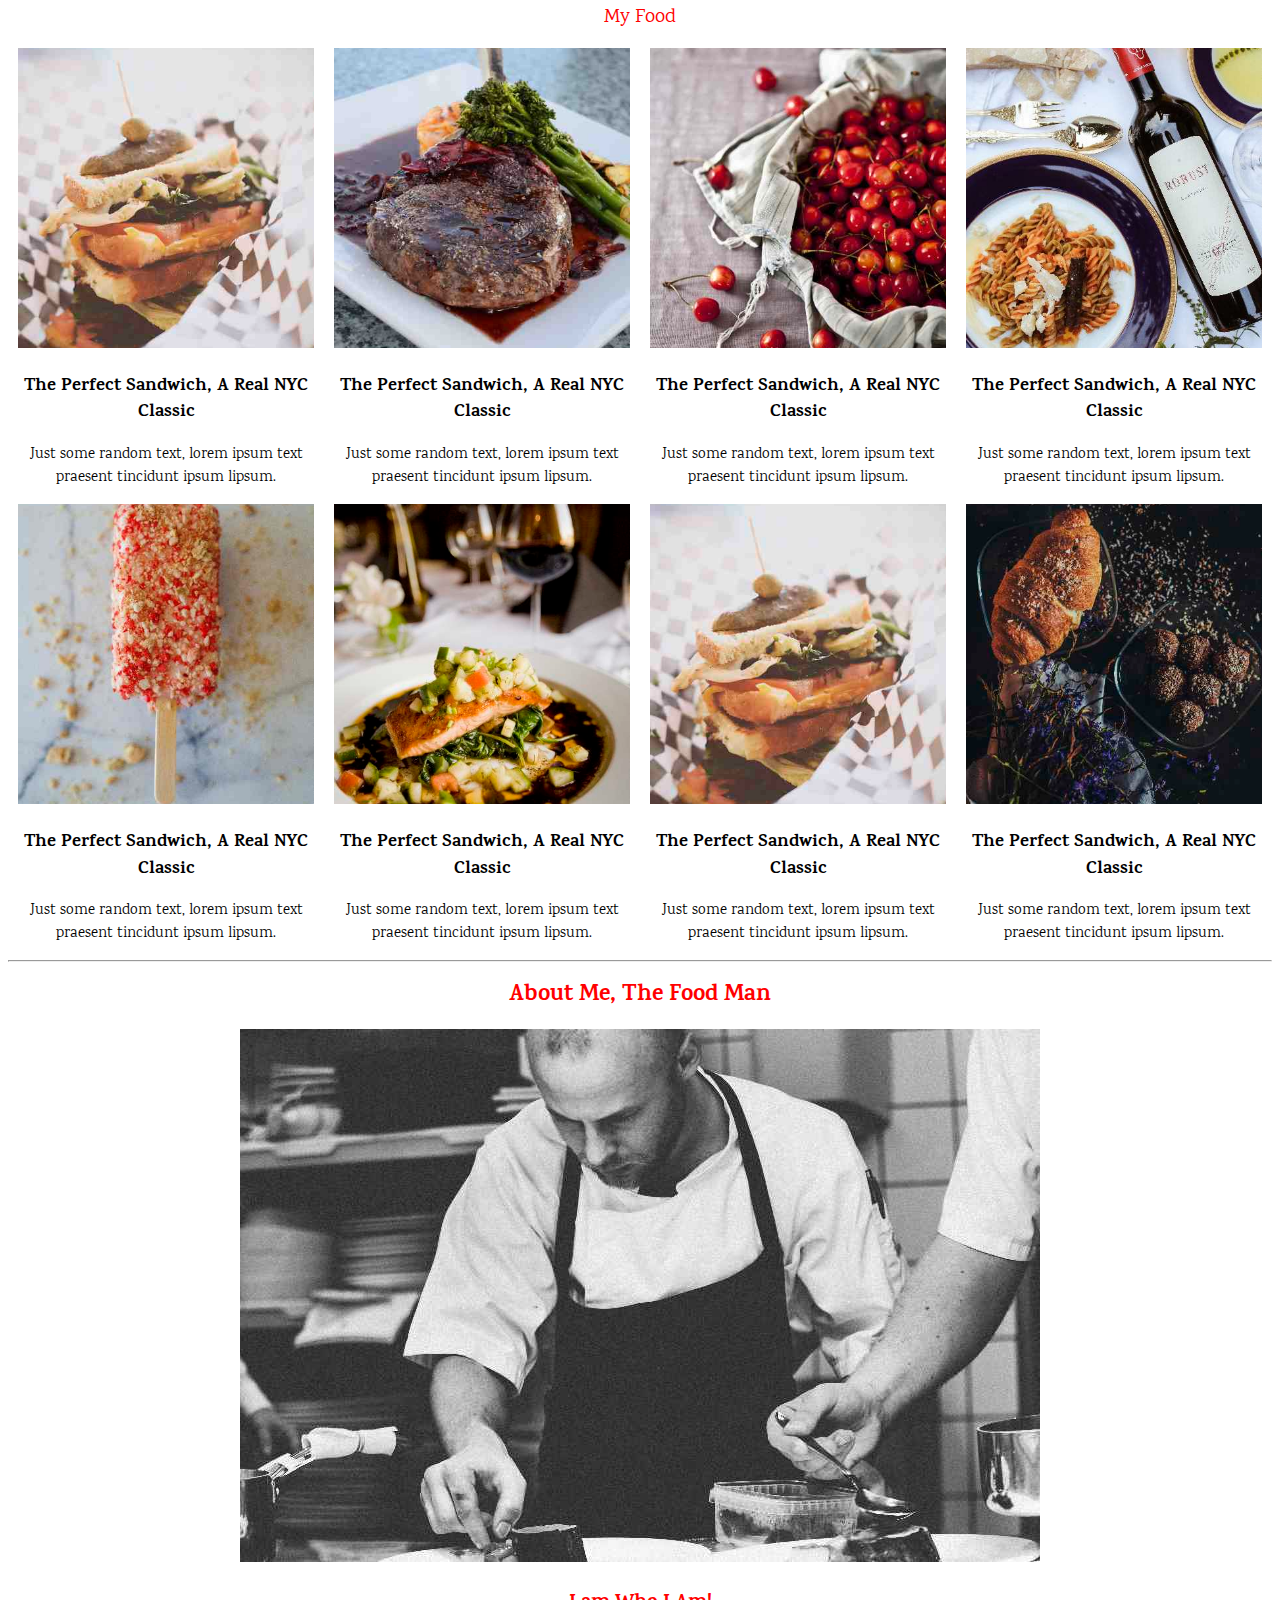
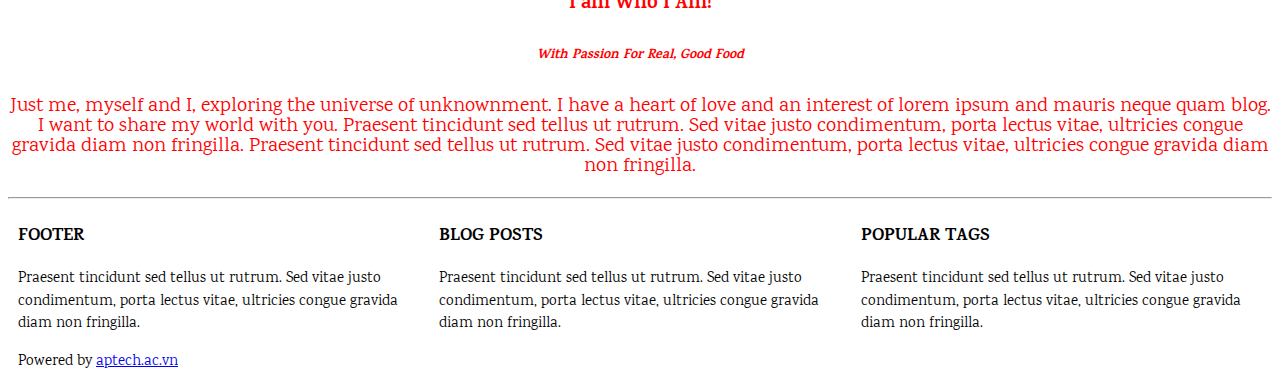
<file: index.html>
<!DOCTYPE html>
<html lang="en">
<head>
    <meta charset="UTF-8">
    <title>Hello Food</title>
    <link href="css2/style.css" rel="stylesheet">
    <link rel="stylesheet" href="https://fonts.googleapis.com/css?family=Karma">
    <style>
    .center {
        text-align: center;
        font-size: 20px;
        line-height: 20px;
        color: red;

    }

    .row.padding-16 {
        width: 100%;
    }

    .item {
        width: calc(25% - 20px);
        float: left;
        overflow: hidden;
        margin-left: 10px;
        margin-right: 10px;

    }
    /* .item:hover .img_2{
        transform: scale(1.2);
    } */
    .img_2{
        overflow: hidden !important; 
    }
    .item img{
        width: 100%;
        /* height: 100%; */
        height: 300px;
        /* display: block; */
        object-fit: cover;
        flex-shrink: 0;
        overflow: hidden;
        transition: all 0.3s linear;
        transform: scale(1);
        cursor: pointer;
    }
    .header.padding-16 {
        margin-bottom: 20px;
    }
    .item h3{
        text-align: center;
    }
    .item p{
        text-align: center;
    }

    </style>
</head>
<body>
<div class="top">
    <div class="header padding-16">
        <div class="center">
            My Food
        </div>
    </div>
</div>
<div class="main">
    <div class="row padding-16">
        <div class="item">
            <img src="img/sandwich.jpg" class="img_2" alt="Sandwich">
            <h3>The Perfect Sandwich, A Real NYC Classic</h3>
            <p>Just some random text, lorem ipsum text praesent tincidunt ipsum lipsum.</p>
        </div>
        <div class="item">
            <img src="img/steak.jpg" alt="Sandwich">
            <h3>The Perfect Sandwich, A Real NYC Classic</h3>
            <p>Just some random text, lorem ipsum text praesent tincidunt ipsum lipsum.</p>
        </div>
        <div class="item">
            <img src="img/cherries.jpg" alt="Sandwich">
            <h3>The Perfect Sandwich, A Real NYC Classic</h3>
            <p>Just some random text, lorem ipsum text praesent tincidunt ipsum lipsum.</p>
        </div>
        <div class="item">
            <img src="img/wine.jpg" alt="Sandwich">
            <h3>The Perfect Sandwich, A Real NYC Classic</h3>
            <p>Just some random text, lorem ipsum text praesent tincidunt ipsum lipsum.</p>
        </div>
    </div>
    <div class="row padding-16">
        <div class="item">
            <img src="img/popsicle.jpg" alt="Sandwich">
            <h3>The Perfect Sandwich, A Real NYC Classic</h3>
            <p>Just some random text, lorem ipsum text praesent tincidunt ipsum lipsum.</p>
        </div>
        <div class="item">
            <img src="img/salmon.jpg" alt="Sandwich">
            <h3>The Perfect Sandwich, A Real NYC Classic</h3>
            <p>Just some random text, lorem ipsum text praesent tincidunt ipsum lipsum.</p>
        </div>
        <div class="item">
            <img src="img/sandwich.jpg" alt="Sandwich">
            <h3>The Perfect Sandwich, A Real NYC Classic</h3>
            <p>Just some random text, lorem ipsum text praesent tincidunt ipsum lipsum.</p>
        </div>
        <div class="item">
            <img src="img/croissant.jpg" alt="Sandwich">
            <h3>The Perfect Sandwich, A Real NYC Classic</h3>
            <p>Just some random text, lorem ipsum text praesent tincidunt ipsum lipsum.</p>
        </div>
    </div>
    <hr>
    <!--About Section-->
    <div class="about row center padding-32">
        <h3>About Me, The Food Man</h3>
        <img src="img/chef.jpg" alt="Me" class="w3-image">
        <div class="padding-32">
            <h4>I am Who I Am!</h4>
            <h6><i>With Passion For Real, Good Food</i></h6>
            <p>Just me, myself and I, exploring the universe of unknownment. I have a heart of love and an interest of
                lorem ipsum and mauris neque quam blog. I want to share my world with you. Praesent tincidunt sed tellus
                ut rutrum. Sed vitae justo condimentum, porta lectus vitae, ultricies congue gravida diam non fringilla.
                Praesent tincidunt sed tellus ut rutrum. Sed vitae justo condimentum, porta lectus vitae, ultricies
                congue gravida diam non fringilla.</p>
        </div>
    </div>
    <hr>
    <!--    Footer Section-->
    <style>
        .third{
            float: left;
            width: calc(calc(100% / 3) - 10px);
            margin-left: 10px;
        }
    </style>
    <div class="footer row padding-32">
        <div class="third">
            <h3>FOOTER</h3>
            <p>Praesent tincidunt sed tellus ut rutrum. Sed vitae justo condimentum, porta lectus vitae, ultricies
                congue gravida diam non fringilla.
            </p>
            <p>
                Powered by <a href="#">aptech.ac.vn</a>
            </p>
        </div>
        <div class="third">
            <h3>BLOG POSTS</h3>
            <p>Praesent tincidunt sed tellus ut rutrum. Sed vitae justo condimentum, porta lectus vitae, ultricies
                congue gravida diam non fringilla.
            </p>
        </div>
        <div class="third">
            <h3>POPULAR TAGS</h3>
            <p>Praesent tincidunt sed tellus ut rutrum. Sed vitae justo condimentum, porta lectus vitae, ultricies
                congue gravida diam non fringilla.
            </p>
        </div>
    </div>
</div>
</body>
</html>
</file>
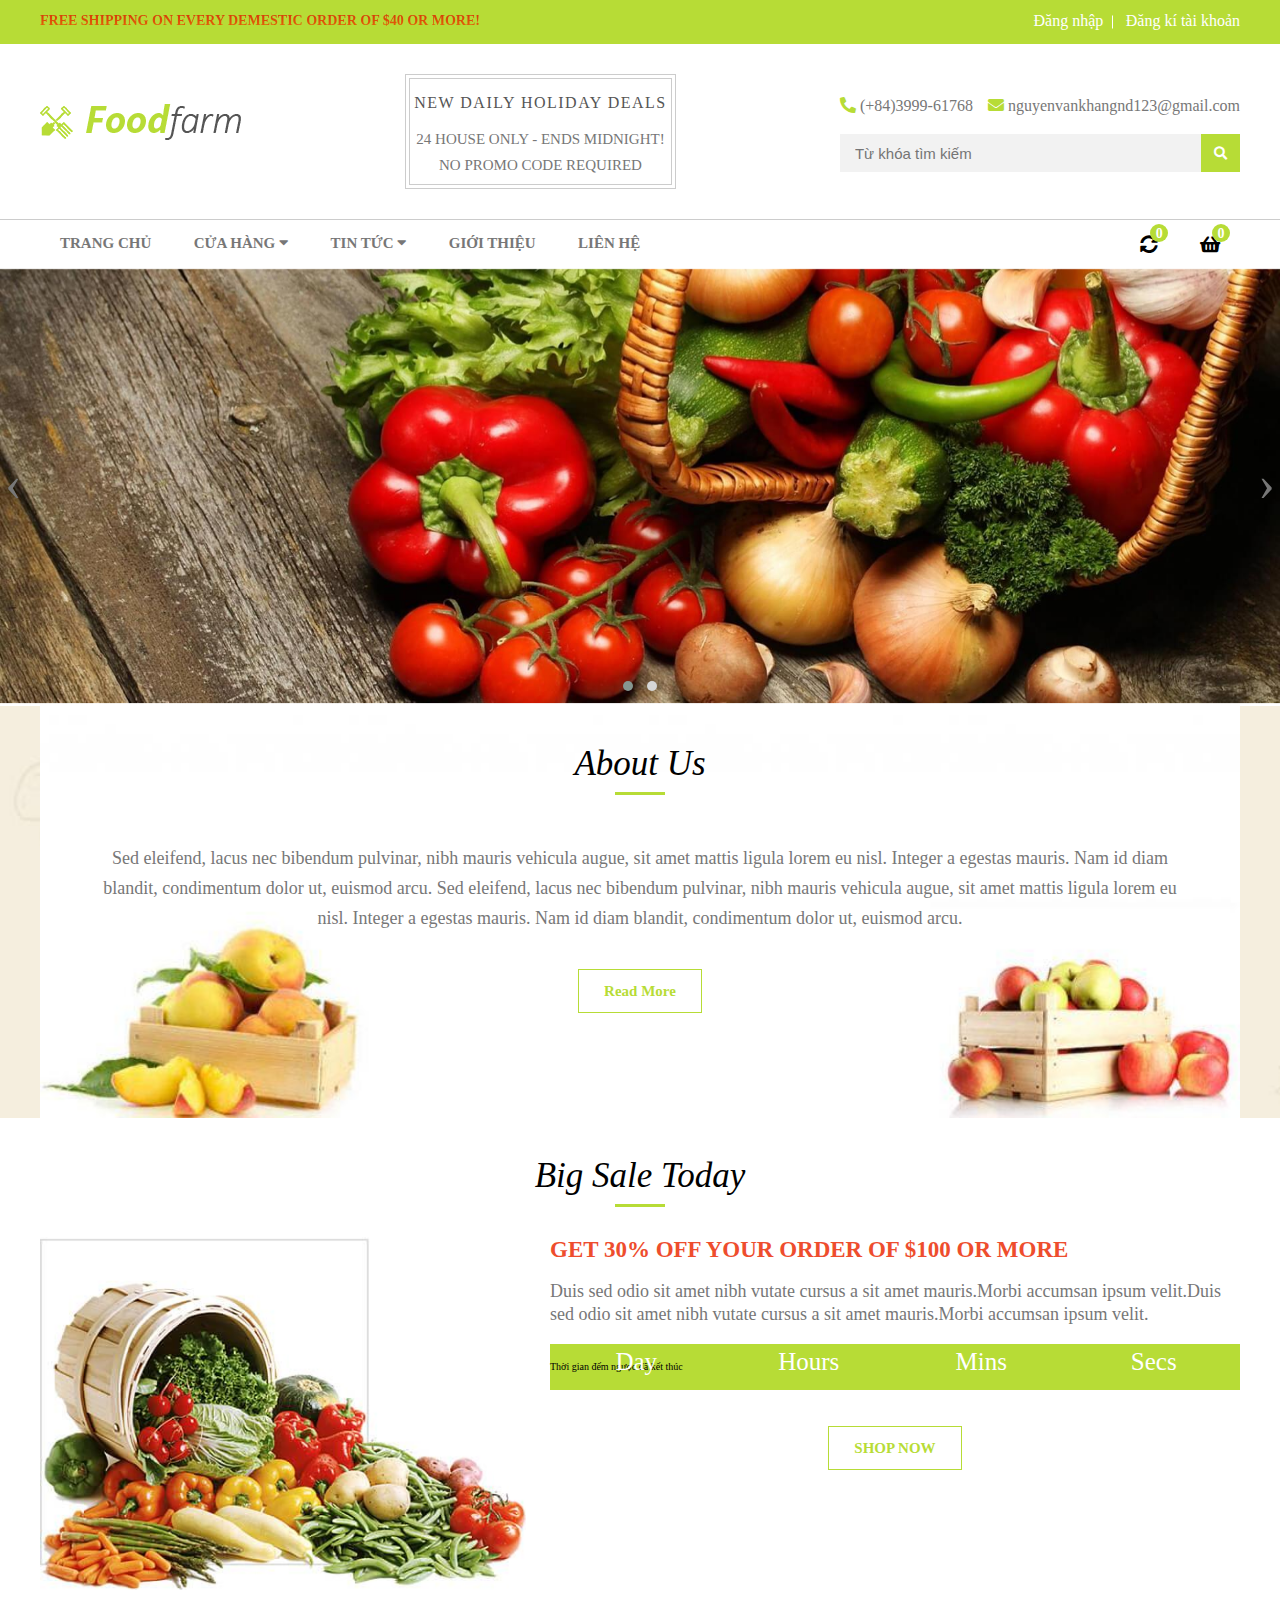
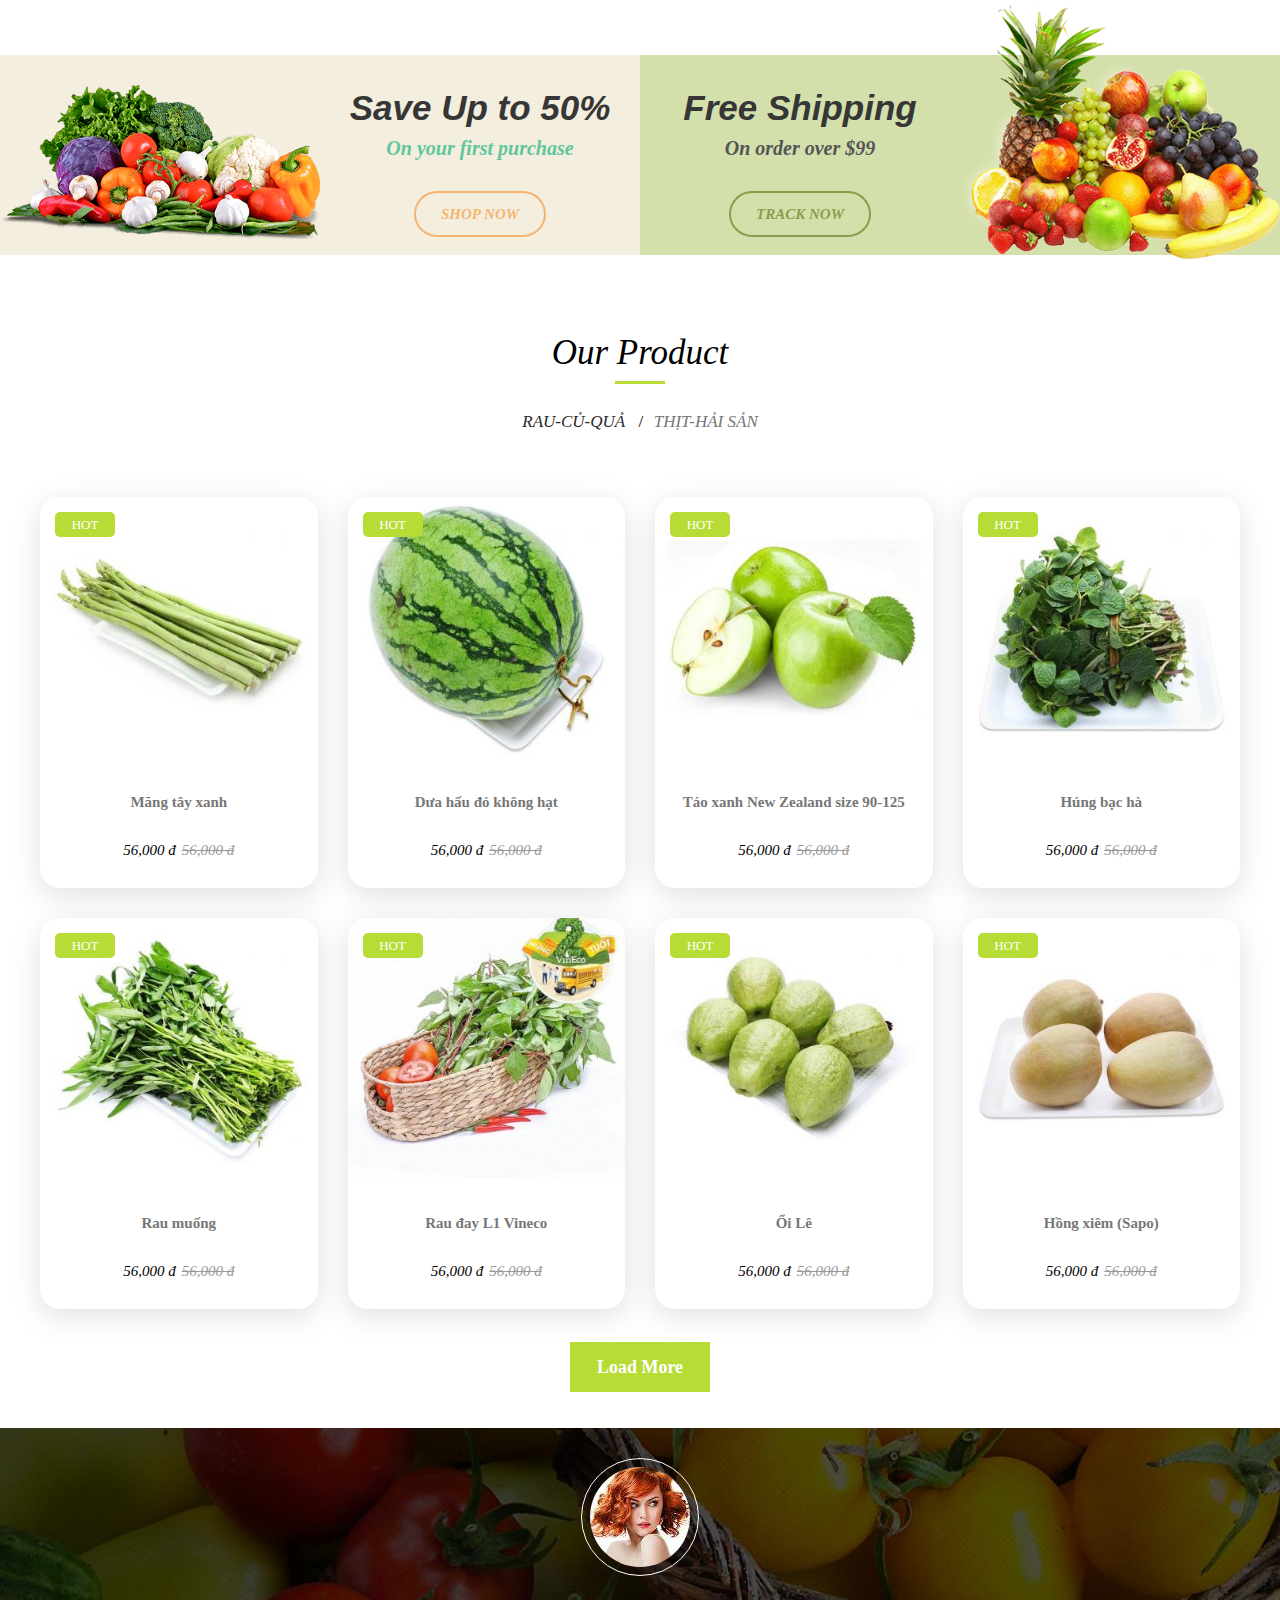
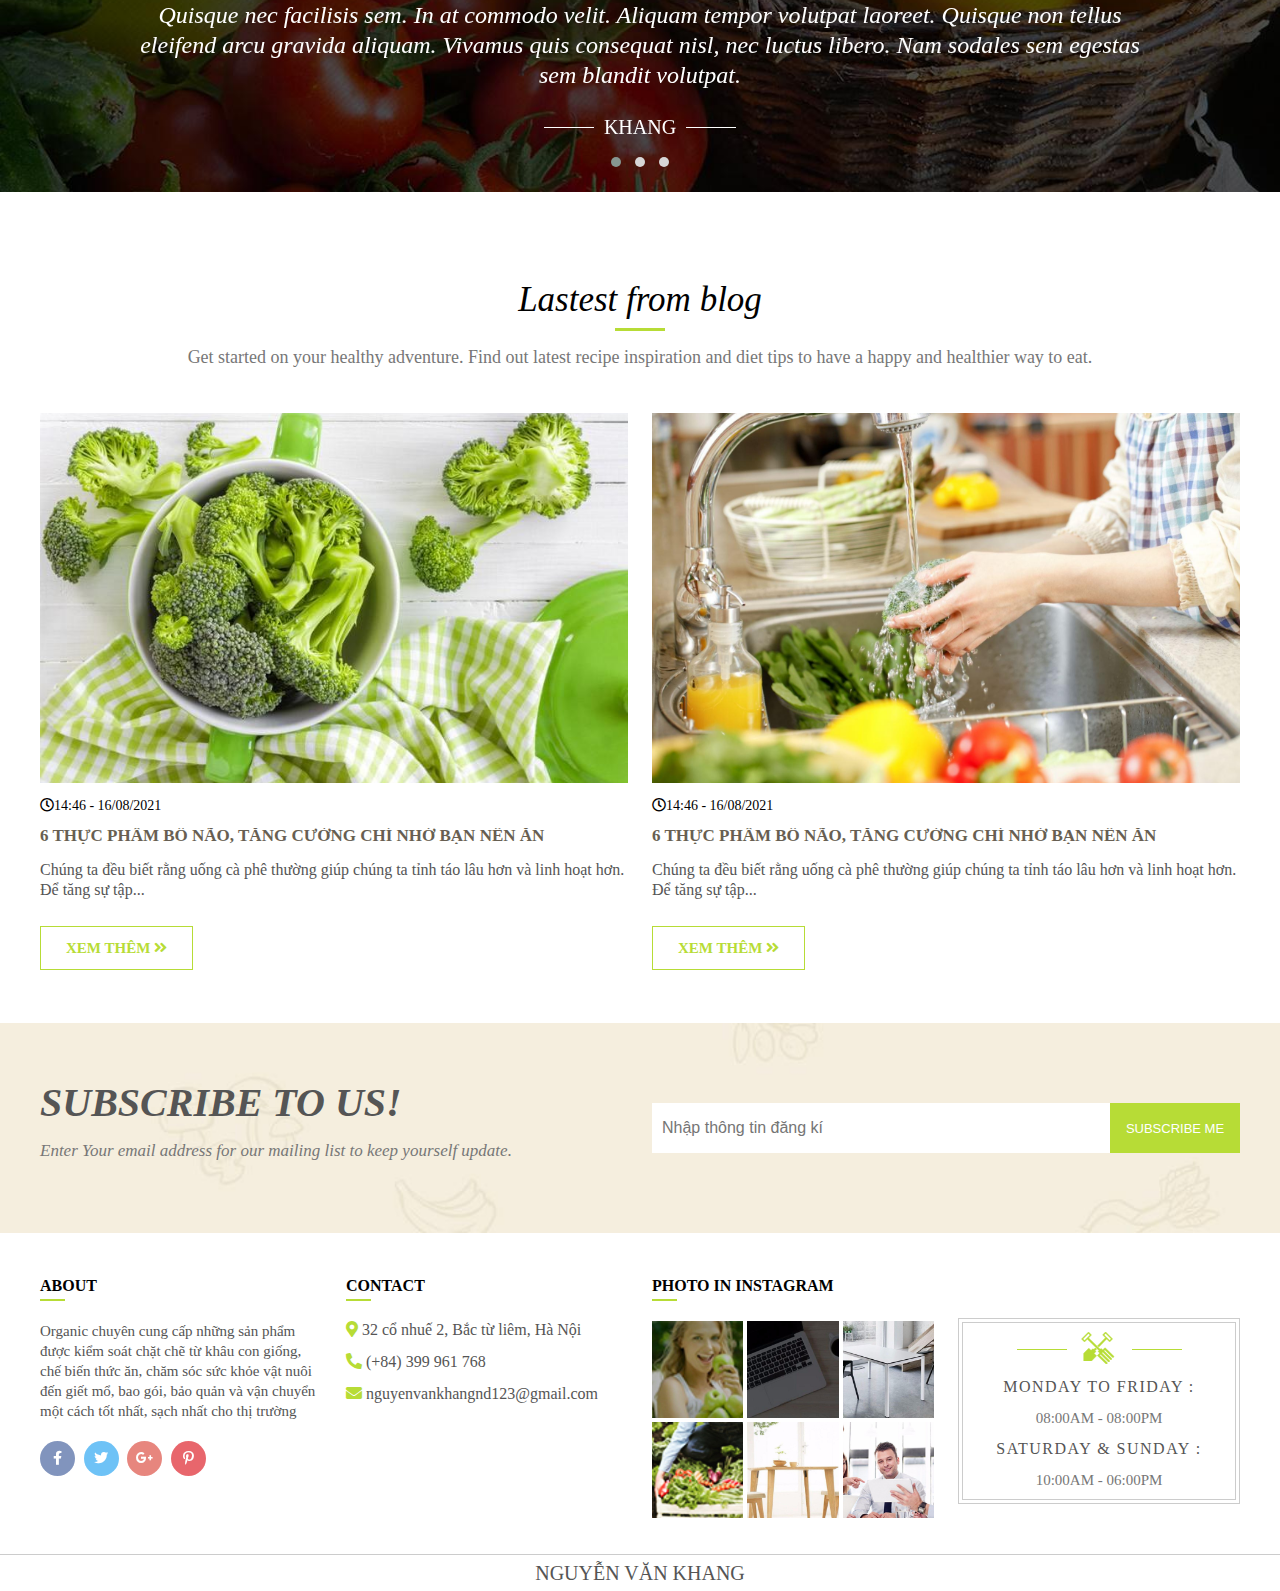
<file: home.html>
<!DOCTYPE html>
<html lang="en">

<head>
    <meta charset="UTF-8">
    <meta http-equiv="X-UA-Compatible" content="IE=edge">
    <meta name="viewport" content="width=device-width, initial-scale=1.0">
    <title>Document</title>
    <link rel="stylesheet" href="css/style.css">
    <link rel="stylesheet" href="css/css1/css/all.min.css">
    <link rel="stylesheet" href="css/base.css">
    <link rel="stylesheet" href="css/grid1.css">
    <link rel="stylesheet" href="css/responsive.css">
    <!--  css OWL -->
    <link rel="stylesheet" href="javascript/owlcarousel/assets/owl.carousel.min.css">
    <link rel="stylesheet" href="javascript/owlcarousel/assets/owl.theme.default.min.css">

</head>

<body>
    <!-- header -->
    <div class="header__system hide-on-mobile">
        <div class="grid wide">
            <div class="header__system--nav">
                <p class="header__system--title">
                    free shipping on every demestic order of $40 or more!
                </p>
                <ul class="header__system--item">
                    <li class="header__system--login"><a href="#" class="header__system--login--link">Đăng nhập</a></li>
                    <li class="header__system--registration"><a href="#" class="header__system--login--link">Đăng kí tài khoản</a></li>
                </ul>
            </div>

        </div>
    </div>
    <div class="menu__child ">
        <div class="grid wide">
            <div class="menu__child--item">
                <div class="menu__child--img">
                    <img src="image/logo.png" alt="" srcset="">
                </div>
                <ul class="navbar__child">
                    <li>
                        <a href="#" class="menu__child--link">
                            <i class="fas fa-search"></i>
                        </a>
                    </li>
                    <li>
                        <a href="#" class="menu__child--link">
                            <i class="fas fa-shopping-basket"></i>
                        </a>
                    </li>
                    <li>
                        <a href="#" class="menu__child--link">
                            <i class="fas fa-bars icon_child"></i>
                        </a>
                    </li>
                </ul>
            </div>
        </div>
    </div>
    <header class="header hide-on-mobile">
        <div class="grid wide">
            <div class="header__banner">
                <div class="header__logo">
                    <a href=""><img class="header__image" src="image/logo.png" alt="" srcset=""></a>
                </div>
                <div class="header__title">
                    <h3 class="padding__logo">new daily holiday deals</h3>
                    <p>24 house only - ends midnight!</p>
                    <p class="header__title--p">no promo code required</p>
                </div>
                <div class="header__contact">
                    <div class="header__contact--item">
                        <div class="header__contact--phone">
                            <i class="header--icon fas fa-phone-alt"></i>
                             (+84)3999-61768
                        </div>
                        <div class="header__contact--mail">
                            <i class="header--icon fas fa-envelope"></i>
                             nguyenvankhangnd123@gmail.com
                        </div>
                    </div>
                    <div class="header__contact--search">
                        <form action="" class="header__contact--search-item">
                            <input type="text" class="header__contact--search--post" placeholder="Từ khóa tìm kiếm">
                            <button class="header__contact--search-icon">
                                <i class="fas fa-search"></i>
                            </button>

                        </form>
                    </div>
                </div>
            </div>
        </div>
        <div id="menu" class="hi hide-on-mobile">
            <div class="grid wide">
                <nav class="header__navbar">
                    <ul class="header__navbar--item">
                        <li class="header__navbar--link"><a href="#" class="header__navbar--label">Trang chủ</a></li>
                        <li class="header__navbar--link">
                            <a href="product.html" class="header__navbar--label">cửa hàng
                            <i class="fas fa-caret-down"></i></a>
                            <div class="header__child--item">
                                <ul class="header__child">
                                    <li class="header__child--post">
                                        <a href="product.html" class="header__child--link">Rau-Cu-Qua</a>
                                    </li>
                                    <li>
                                        <a href="product.html" class="header__child--link">Rau-Cu</a>
                                    </li>
                                    <li>
                                        <a href="product.html" class="header__child--link">Trái-Cây</a>
                                    </li>
                                    <li>
                                        <a href="product.html" class="header__child--link">Nấm</a>
                                    </li>
                                </ul>
                                <ul class="header__child">
                                    <li class="header__child--post">
                                        <a href="product.html" class="header__child--link">Thịt-Hải Sản</a>
                                    </li>
                                    <li>
                                        <a href="product.html" class="header__child--link">Thịt</a>
                                    </li>
                                    <li>
                                        <a href="product.html" class="header__child--link">Thủy-Hải Sản</a>
                                    </li>
                                   
                                </ul>
                                <ul class="header__child">
                                    <li class="header__child--post">
                                        <a href="product.html" class="header__child--link">Trứng-Gạo</a>
                                    </li>
                                    <li>
                                        <a href="product.html" class="header__child--link">Trứng </a>
                                    </li>
                                    <li>
                                        <a href="product.html" class="header__child--link">gạo</a>
                                    </li>
                                </ul>
                               
                            </div>

                        </li>
                        <li class="header__navbar--link">
                            <a href="news.html" class="header__navbar--label">tin tức
                                <i class="fas fa-caret-down"></i>
                            </a>
                            <div class="header__child--news">
                                <ul class="header__child--newItem">
                                    <li class="header__child--newItem--link">
                                        <a href="news.html" class="header__child--newItem--label">Kinh nghiệm chọn thực phẩm</a>
                                    </li>
                                    <li class="header__child--newItem--link">
                                        <a href="news.html" class="header__child--newItem--label">Tin khuyến mãi</a>
                                    </li>
                                </ul>
                            </div>
                        </li>
                        <li class="header__navbar--link"><a href="introduce.html" class="header__navbar--label">giới thiệu</a></li>
                        <li class="header__navbar--link"><a href="contact.html" class="header__navbar--label">liên hệ</a></li>
                    </ul>
                    <ul class="header__navbar--icon">
                        <li class="header__navbar--icon--label">
                            <a class="header__nav--icon fas fa-sync-alt" href="compare.html">
                                <div class="header__label--amount">
                                    <label  class="header__label" for="">0</label>
                                </div>
                            </a>
                        </li>
                        <li class="header__navbar--icon--label">
                            <a class="header__nav--icon fas fa-shopping-basket">
                                <div class="header__label--amount">
                                    <label  class="header__label" for="">0</label>
                                </div>
                            </a>
                            
                        </li>
                    </ul>
                </nav>
            </div>
        </div>
    </header>
    <div id="content">
        <div class="slider">
            <div class="owl-carousel owl-theme slider__item">
                <div class="item">
                    <h4><img src="image/slider.jpg" alt="" srcset=""></h4>
                </div>
                <div class="item">
                    <h4><img src="image/slider.jpg" alt="" srcset=""></h4>
                </div>
            </div>
        </div>
        <div class="aboutUs">
            <div class="grid wide">
                <div class="aboutUs__post">
                    <div class="heading">
                        <h2 class="content__heading">About Us</h2>
                        <div class="content__note"></div>
                    </div>
                    <p class="aboutUs__label">
                        Sed eleifend, lacus nec bibendum pulvinar, nibh mauris vehicula augue, sit amet mattis ligula lorem eu nisl. Integer a egestas mauris. Nam id diam blandit, condimentum dolor ut, euismod arcu. Sed eleifend, lacus nec bibendum pulvinar, nibh mauris vehicula augue, sit amet mattis ligula lorem eu nisl. Integer a egestas mauris. Nam id diam blandit, condimentum dolor ut, euismod arcu.
                    </p>
                    <div class="button">
                        <a href="#" class="btn btn-gr">Read More</a>
                    </div>
                </div>
            </div>
        </div>
        <div class="BigSale">
            <div class="grid wide">
                <div class="heading">
                    <h2 class="content__heading">Big Sale Today</h2>
                    <div class="content__note"></div>
                </div>
                <div class="Sale__item">
                    <div class="row">
                        <div class="col l-5 m-4 c-12">
                            <div class="BigSale__img">
                                <img src="image/banner.jpg" alt="" srcset="">
                            </div>
                        </div>
                        <div class="col l-7 m-8 c-12">
                            <div class="BigSale__content">
                                <div class="BigSale__header">
                                    <h2 class="BigSale__header--post">
                                        GET 30% OFF YOUR ORDER OF $100 OR MORE
                                        <!-- GET 30% OFF YOUR ORDER OF $100 OR MORE -->
                                        <!-- GET 30% OFF YOUR ORDER OF $100 OR MORE -->
                                    </h2>
                                    <p>
                                        Duis sed odio sit amet nibh vutate cursus a sit amet mauris.Morbi accumsan ipsum velit.Duis sed odio sit amet nibh vutate cursus a sit amet mauris.Morbi accumsan ipsum velit.
                                    </p>                                        
                                </div>
                                <div class="BigSale__time">
                                    <div class="demo__time" id="demo">

                                    </div>
                                    <script>
                                        var countDownDate = new Date("Jan 5, 2022 00:00:00").getTime();

                                        // console.log(countDownDate);
                                        // cập nhập thời gian sau mỗi 1 giây
                                        var x = setInterval(function() {

                                            // Lấy thời gian hiện tại
                                            var now = new Date().getTime();


                                            // Lấy số thời gian chênh lệch
                                            var distance = countDownDate - now;

                                            // Tính toán số ngày, giờ, phút, giây từ thời gian chênh lệch
                                            var days = Math.floor(distance / (1000 * 60 * 60 * 24));
                                            var hours = Math.floor((distance % (1000 * 60 * 60 * 24)) / (1000 * 60 * 60));
                                            var minutes = Math.floor((distance % (1000 * 60 * 60)) / (1000 * 60));
                                            var seconds = Math.floor((distance % (1000 * 60)) / 1000);
                                            
                                            // HIển thị chuỗi thời gian trong thẻ p
                                            document.getElementById("demo").innerHTML = "<div class=\"hour\">" + days + "<\/div> <div class=\"hour\">" + hours + "<\/div> <div class=\"hour\">" + minutes + "<\/div> <div class=\"hour\">" + seconds + "<\/div>";

                                            // Nếu thời gian kết thúc, hiển thị chuỗi thông báo
                                            if (distance < 0) {
                                                clearInterval(x);
                                                document.getElementById("demo").innerHTML = "Thời gian đếm ngược đã kết thúc";
                                            }
                                        }, 1000)
                                    </script>
                                    <div class="demo__hour">
                                        <div class="time__text">Day</div>
                                        <div class="time__text">Hours</div>
                                        <div class="time__text">Mins</div>
                                        <div class="time__text">Secs</div>
                                    </div>
                                </div>
                                <div class="button">
                                    <a href="#" class="btn btn-gr">SHOP NOW</a>
                                </div>
                            </div>
                        </div>
                    </div>
                </div>
            </div>
        </div>
        <div class="SaveFree hide-on-mobile ">
            <div class="grid grid2">
                <div class="no-gutters">
                    <div class="col1 l-6 m-6 c-12">
                        <div class="SaveUp">
                            <div class="no-gutters">
                                <div class="col1 l-6 m-6 c-12">
                                    <div class="Save__img">
                                        <img src="image/h1.png" alt=""  srcset="">
                                    </div>
                                </div>
                                <div class="col1 l-6 m-6 c-12">
                                    <div class="Save__title">
                                        <h2>Save Up to 50%</h2>
                                        <h4 class="Save__title--h42">On your first purchase</h4>
                                        <div class="button">
                                            <a href="#" class="btn btn__shop">SHOP NOW</a>
                                        </div>
                                    </div>                            
                                </div>
                            </div>
                        </div>
                    </div>
                    <div class="col1 l-6 m-6 c-12">
                        <div class="FreeShip">
                            <div class="no-gutters">
                                <div class="col1 l-6 m-6 c-12">
                                    <div class="Save__title">
                                        <h2>Free Shipping </h2>
                                        <h4 class="Save__title--h4">On order over $99</h4>
                                        <div class="button">
                                            <a href="#" class="btn btn__Free">TRACK NOW</a>
                                        </div>
                                    </div>      
                                </div>
                                <div class="col1 l-6 m-6 c-12">
                                    <div class="Save__img Save__img2 ">
                                        <img src="image/h2.png" alt=""  srcset="">
                                    </div>                            
                                </div>
                            </div>
                        </div>
                    </div>
                </div>
            </div>
        </div>
        <div class="save2 save3">
            <div class="grid wide ">
                <div class="row margin">
                    <div class="col l-0 m-0 c-12">
                        <div class="Free__ship">
                            <img src="image/h1.png" alt=""  srcset="">
                        </div>
                    </div>
                    <div class="col l-0 m-0 c-12">
                        <div class="Save__title save__1">
                            <h2>Save Up to 50%</h2>
                            <h4 class="Save__title--h42">On your first purchase</h4>
                            <div class="button">
                                <a href="#" class="btn btn__shop">SHOP NOW</a>
                            </div>
                        </div>   
                    </div>
                    <div class="col l-0 m-0 c-12">
                        <div class="Save__title">
                            <h2>Free Shipping </h2>
                            <h4 class="Save__title--h4">On order over $99</h4>
                            <div class="button">
                                <a href="#" class="btn btn__Free">TRACK NOW</a>
                            </div>
                        </div>      
                    </div>
                    <div class="col l-0 m-0 c-12">
                        <div class="Free__ship">
                            <img src="image/h2.png" alt=""  srcset="">
                        </div>
                    </div>
                </div>
            </div>
        </div>
        <div id="product">
            <div class="grid wide">
                <div class="heading">
                    <h2 class="content__heading">Our Product</h2>
                    <div class="content__note"></div>
                </div>
                <div class="product__category">
                    <ul class="product__category--item">
                        <li class="product__category--link product__category--post">
                            <a href="#Product__fruit" class="product__category--label active">Rau-củ-Quả</a>
                        </li>
                        <li class="product__category--link">
                            <a href="#Product__meat" class="product__category--label">Thịt-Hải Sản</a>
                        </li>
                    </ul>
                </div>
                <div class="product__post">
                    <div id="Product__fruit" class="products active10">
                        <div class="products_item">
                            <div class="products_image">
                                <span class="promotion">HOT</span>
                                <img class="img_pro" src="image/prodcut_1.jpg" alt="" srcset="">
                            </div>
                            <div class="pro_content">
                                <h3>Măng tây xanh</h3>
                                <div class="price">
                                    <p>56,000 đ</p>
                                    <p class="price__pro">56,000 đ</p>
                                </div>
                            </div>

                            <div class="product__cart">
                                <div class="products__star">
                                    <p><i class="far fa-star"></i></p>
                                    <p><i class="far fa-star"></i></p>
                                    <p><i class="far fa-star"></i></p>
                                    <p><i class="far fa-star"></i></p>
                                    <p><i class="far fa-star"></i></p>
                                </div>
                                <div class="products__action">
                                    <a href="#" class="product__icon"><i class="far fa-eye"></i></a>
                                    <a href="#" class="product__icon"><i class="fas fa-shopping-cart"></i></a>
                                    <a href="#" class="product__icon"><i class="fas fa-retweet"></i></a>
                                </div>
                                <div class="button1">
                                    <a href="#" class="btn1 btn-width"><i class="fas fa-shopping-cart"></i> Add to cart</a>
                                </div>
                            </div>
                        </div>
                        <div class="products_item">
                            <div class="products_image">
                                <span class="promotion">HOT</span>
                                <img class="img_pro" src="image/product_2.jpg" alt="" srcset="">
                            </div>
                            <div class="pro_content">
                                <h3>Dưa hấu đỏ không hạt</h3>
                                <div class="price">
                                    <p>56,000 đ</p>
                                    <p class="price__pro">56,000 đ</p>
                                </div>
                            </div>

                            <div class="product__cart">
                                <div class="products__star">
                                    <p><i class="far fa-star"></i></p>
                                    <p><i class="far fa-star"></i></p>
                                    <p><i class="far fa-star"></i></p>
                                    <p><i class="far fa-star"></i></p>
                                    <p><i class="far fa-star"></i></p>
                                </div>
                                <div class="products__action">
                                    <a href="#" class="product__icon"><i class="far fa-eye"></i></a>
                                    <a href="#" class="product__icon"><i class="fas fa-shopping-cart"></i></a>
                                    <a href="#" class="product__icon"><i class="fas fa-retweet"></i></a>
                                </div>
                                <div class="button1">
                                    <a href="#" class="btn1 btn-width"><i class="fas fa-shopping-cart"></i> Add to cart</a>
                                </div>
                            </div>
                        </div>
                        <div class="products_item">
                            <div class="products_image">
                                <span class="promotion">HOT</span>
                                <img class="img_pro" src="image/product_3.jpg" alt="" srcset="">
                            </div>
                            <div class="pro_content">
                                <h3>Táo xanh New Zealand size 90-125</h3>
                                <div class="price">
                                    <p>56,000 đ</p>
                                    <p class="price__pro">56,000 đ</p>
                                </div>
                            </div>

                            <div class="product__cart">
                                <div class="products__star">
                                    <p><i class="far fa-star"></i></p>
                                    <p><i class="far fa-star"></i></p>
                                    <p><i class="far fa-star"></i></p>
                                    <p><i class="far fa-star"></i></p>
                                    <p><i class="far fa-star"></i></p>
                                </div>
                                <div class="products__action">
                                    <a href="#" class="product__icon"><i class="far fa-eye"></i></a>
                                    <a href="#" class="product__icon"><i class="fas fa-shopping-cart"></i></a>
                                    <a href="#" class="product__icon"><i class="fas fa-retweet"></i></a>
                                </div>
                                <div class="button1">
                                    <a href="#" class="btn1 btn-width"><i class="fas fa-shopping-cart"></i> Add to cart</a>
                                </div>
                            </div>
                        </div>
                        <div class="products_item">
                            <div class="products_image">
                                <span class="promotion">HOT</span>
                                <img class="img_pro" src="image/product_4.jpg" alt="" srcset="">
                            </div>
                            <div class="pro_content">
                                <h3>Húng bạc hà</h3>
                                <div class="price">
                                    <p>56,000 đ</p>
                                    <p class="price__pro">56,000 đ</p>
                                </div>
                            </div>

                            <div class="product__cart">
                                <div class="products__star">
                                    <p><i class="far fa-star"></i></p>
                                    <p><i class="far fa-star"></i></p>
                                    <p><i class="far fa-star"></i></p>
                                    <p><i class="far fa-star"></i></p>
                                    <p><i class="far fa-star"></i></p>
                                </div>
                                <div class="products__action">
                                    <a href="#" class="product__icon"><i class="far fa-eye"></i></a>
                                    <a href="#" class="product__icon"><i class="fas fa-shopping-cart"></i></a>
                                    <a href="#" class="product__icon"><i class="fas fa-retweet"></i></a>
                                </div>
                                <div class="button1">
                                    <a href="#" class="btn1 btn-width"><i class="fas fa-shopping-cart"></i> Add to cart</a>
                                </div>
                            </div>
                        </div>
                        <div class="products_item">
                            <div class="products_image">
                                <span class="promotion">HOT</span>
                                <img class="img_pro" src="image/prodcuct_5.jpg" alt="" srcset="">
                            </div>
                            <div class="pro_content">
                                <h3>Rau muống</h3>
                                <div class="price">
                                    <p>56,000 đ</p>
                                    <p class="price__pro">56,000 đ</p>
                                </div>
                            </div>

                            <div class="product__cart">
                                <div class="products__star">
                                    <p><i class="far fa-star"></i></p>
                                    <p><i class="far fa-star"></i></p>
                                    <p><i class="far fa-star"></i></p>
                                    <p><i class="far fa-star"></i></p>
                                    <p><i class="far fa-star"></i></p>
                                </div>
                                <div class="products__action">
                                    <a href="#" class="product__icon"><i class="far fa-eye"></i></a>
                                    <a href="#" class="product__icon"><i class="fas fa-shopping-cart"></i></a>
                                    <a href="#" class="product__icon"><i class="fas fa-retweet"></i></a>
                                </div>
                                <div class="button1">
                                    <a href="#" class="btn1 btn-width"><i class="fas fa-shopping-cart"></i> Add to cart</a>
                                </div>
                            </div>
                        </div>
                        <div class="products_item">
                            <div class="products_image">
                                <span class="promotion">HOT</span>
                                <img class="img_pro" src="image/product_6.jpg" alt="" srcset="">
                            </div>
                            <div class="pro_content">
                                <h3>Rau đay L1 Vineco</h3>
                                <div class="price">
                                    <p>56,000 đ</p>
                                    <p class="price__pro">56,000 đ</p>
                                </div>
                            </div>

                            <div class="product__cart">
                                <div class="products__star">
                                    <p><i class="far fa-star"></i></p>
                                    <p><i class="far fa-star"></i></p>
                                    <p><i class="far fa-star"></i></p>
                                    <p><i class="far fa-star"></i></p>
                                    <p><i class="far fa-star"></i></p>
                                </div>
                                <div class="products__action">
                                    <a href="#" class="product__icon"><i class="far fa-eye"></i></a>
                                    <a href="#" class="product__icon"><i class="fas fa-shopping-cart"></i></a>
                                    <a href="#" class="product__icon"><i class="fas fa-retweet"></i></a>
                                </div>
                                <div class="button1">
                                    <a href="#" class="btn1 btn-width"><i class="fas fa-shopping-cart"></i> Add to cart</a>
                                </div>
                            </div>
                        </div>
                        <div class="products_item">
                            <div class="products_image">
                                <span class="promotion">HOT</span>
                                <img class="img_pro" src="image/product_7.jpg" alt="" srcset="">
                            </div>
                            <div class="pro_content">
                                <h3>Ổi Lê</h3>
                                <div class="price">
                                    <p>56,000 đ</p>
                                    <p class="price__pro">56,000 đ</p>
                                </div>
                            </div>

                            <div class="product__cart">
                                <div class="products__star">
                                    <p><i class="far fa-star"></i></p>
                                    <p><i class="far fa-star"></i></p>
                                    <p><i class="far fa-star"></i></p>
                                    <p><i class="far fa-star"></i></p>
                                    <p><i class="far fa-star"></i></p>
                                </div>
                                <div class="products__action">
                                    <a href="#" class="product__icon"><i class="far fa-eye"></i></a>
                                    <a href="#" class="product__icon"><i class="fas fa-shopping-cart"></i></a>
                                    <a href="#" class="product__icon"><i class="fas fa-retweet"></i></a>
                                </div>
                                <div class="button1">
                                    <a href="#" class="btn1 btn-width"><i class="fas fa-shopping-cart"></i> Add to cart</a>
                                </div>
                            </div>
                        </div>
                        <div class="products_item">
                            <div class="products_image">
                                <span class="promotion">HOT</span>
                                <img class="img_pro" src="image/product_8.jpg" alt="" srcset="">
                            </div>
                            <div class="pro_content">
                                <h3>Hồng xiêm (Sapo)</h3>
                                <div class="price">
                                    <p>56,000 đ</p>
                                    <p class="price__pro">56,000 đ</p>
                                </div>
                            </div>

                            <div class="product__cart">
                                <div class="products__star">
                                    <p><i class="far fa-star"></i></p>
                                    <p><i class="far fa-star"></i></p>
                                    <p><i class="far fa-star"></i></p>
                                    <p><i class="far fa-star"></i></p>
                                    <p><i class="far fa-star"></i></p>
                                </div>
                                <div class="products__action">
                                    <a href="#" class="product__icon"><i class="far fa-eye"></i></a>
                                    <a href="#" class="product__icon"><i class="fas fa-shopping-cart"></i></a>
                                    <a href="#" class="product__icon"><i class="fas fa-retweet"></i></a>
                                </div>
                                <div class="button1">
                                    <a href="#" class="btn1 btn-width"><i class="fas fa-shopping-cart"></i> Add to cart</a>
                                </div>
                            </div>
                        </div>


                    </div>
                    <div  id="Product__meat" class="products">
                        <div class="products_item">
                            <div class="products_image">
                                <span class="promotion">HOT</span>
                                <img class="img_pro" src="image/product_2_1.jpg" alt="" srcset="">
                            </div>
                            <div class="pro_content">
                                <h3>Tôm thẻ tươi 80-100 con/kg</h3>
                                <div class="price">
                                    <p>56,000 đ</p>
                                    <p class="price__pro">56,000 đ</p>
                                </div>
                            </div>

                            <div class="product__cart">
                                <div class="products__star">
                                    <p><i class="far fa-star"></i></p>
                                    <p><i class="far fa-star"></i></p>
                                    <p><i class="far fa-star"></i></p>
                                    <p><i class="far fa-star"></i></p>
                                    <p><i class="far fa-star"></i></p>
                                </div>
                                <div class="products__action">
                                    <a href="#" class="product__icon"><i class="far fa-eye"></i></a>
                                    <a href="#" class="product__icon"><i class="fas fa-shopping-cart"></i></a>
                                    <a href="#" class="product__icon"><i class="fas fa-retweet"></i></a>
                                </div>
                                <div class="button1">
                                    <a href="#" class="btn1 btn-width"><i class="fas fa-shopping-cart"></i> Add to cart</a>
                                </div>
                            </div>
                        </div>
                        <div class="products_item">
                            <div class="products_image">
                                <span class="promotion">HOT</span>
                                <img class="img_pro" src="image/product_2_2.jpg" alt="" srcset="">
                            </div>
                            <div class="pro_content">
                                <h3>Nhộng tằm</h3>
                                <div class="price">
                                    <p>56,000 đ</p>
                                    <p class="price__pro">56,000 đ</p>
                                </div>
                            </div>

                            <div class="product__cart">
                                <div class="products__star">
                                    <p><i class="far fa-star"></i></p>
                                    <p><i class="far fa-star"></i></p>
                                    <p><i class="far fa-star"></i></p>
                                    <p><i class="far fa-star"></i></p>
                                    <p><i class="far fa-star"></i></p>
                                </div>
                                <div class="products__action">
                                    <a href="#" class="product__icon"><i class="far fa-eye"></i></a>
                                    <a href="#" class="product__icon"><i class="fas fa-shopping-cart"></i></a>
                                    <a href="#" class="product__icon"><i class="fas fa-retweet"></i></a>
                                </div>
                                <div class="button1">
                                    <a href="#" class="btn1 btn-width"><i class="fas fa-shopping-cart"></i> Add to cart</a>
                                </div>
                            </div>
                        </div>
                        <div class="products_item">
                            <div class="products_image">
                                <span class="promotion">HOT</span>
                                <img class="img_pro" src="image/product_2_3.jpg" alt="" srcset="">
                            </div>
                            <div class="pro_content">
                                <h3>Thịt bê</h3>
                                <div class="price">
                                    <p>56,000 đ</p>
                                    <p class="price__pro">56,000 đ</p>
                                </div>
                            </div>

                            <div class="product__cart">
                                <div class="products__star">
                                    <p><i class="far fa-star"></i></p>
                                    <p><i class="far fa-star"></i></p>
                                    <p><i class="far fa-star"></i></p>
                                    <p><i class="far fa-star"></i></p>
                                    <p><i class="far fa-star"></i></p>
                                </div>
                                <div class="products__action">
                                    <a href="#" class="product__icon"><i class="far fa-eye"></i></a>
                                    <a href="#" class="product__icon"><i class="fas fa-shopping-cart"></i></a>
                                    <a href="#" class="product__icon"><i class="fas fa-retweet"></i></a>
                                </div>
                                <div class="button1">
                                    <a href="#" class="btn1 btn-width"><i class="fas fa-shopping-cart"></i> Add to cart</a>
                                </div>
                            </div>
                        </div>
                        <div class="products_item">
                            <div class="products_image">
                                <span class="promotion">HOT</span>
                                <img class="img_pro" src="image/product_2_4.jpg" alt="" srcset="">
                            </div>
                            <div class="pro_content">
                                <h3>Thăn bò</h3>
                                <div class="price">
                                    <p>56,000 đ</p>
                                    <p class="price__pro">56,000 đ</p>
                                </div>
                            </div>

                            <div class="product__cart">
                                <div class="products__star">
                                    <p><i class="far fa-star"></i></p>
                                    <p><i class="far fa-star"></i></p>
                                    <p><i class="far fa-star"></i></p>
                                    <p><i class="far fa-star"></i></p>
                                    <p><i class="far fa-star"></i></p>
                                </div>
                                <div class="products__action">
                                    <a href="#" class="product__icon"><i class="far fa-eye"></i></a>
                                    <a href="#" class="product__icon"><i class="fas fa-shopping-cart"></i></a>
                                    <a href="#" class="product__icon"><i class="fas fa-retweet"></i></a>
                                </div>
                                <div class="button1">
                                    <a href="#" class="btn1 btn-width"><i class="fas fa-shopping-cart"></i> Add to cart</a>
                                </div>
                            </div>
                        </div>
                        <div class="products_item">
                            <div class="products_image">
                                <span class="promotion">HOT</span>
                                <img class="img_pro" src="image/product_2_5.jpg" alt="" srcset="">
                            </div>
                            <div class="pro_content">
                                <h3>Gan gà</h3>
                                <div class="price">
                                    <p>56,000 đ</p>
                                    <p class="price__pro">56,000 đ</p>
                                </div>
                            </div>

                            <div class="product__cart">
                                <div class="products__star">
                                    <p><i class="far fa-star"></i></p>
                                    <p><i class="far fa-star"></i></p>
                                    <p><i class="far fa-star"></i></p>
                                    <p><i class="far fa-star"></i></p>
                                    <p><i class="far fa-star"></i></p>
                                </div>
                                <div class="products__action">
                                    <a href="#" class="product__icon"><i class="far fa-eye"></i></a>
                                    <a href="#" class="product__icon"><i class="fas fa-shopping-cart"></i></a>
                                    <a href="#" class="product__icon"><i class="fas fa-retweet"></i></a>
                                </div>
                                <div class="button1">
                                    <a href="#" class="btn1 btn-width"><i class="fas fa-shopping-cart"></i> Add to cart</a>
                                </div>
                            </div>
                        </div>
                        <div class="products_item">
                            <div class="products_image">
                                <span class="promotion">HOT</span>
                                <img class="img_pro" src="image/product_2_6.jpg" alt="" srcset="">
                            </div>
                            <div class="pro_content">
                                <h3>Ức gà công nghiệp phi lê không da BÌnh Minh</h3>
                                <div class="price">
                                    <p>56,000 đ</p>
                                    <p class="price__pro">56,000 đ</p>
                                </div>
                            </div>

                            <div class="product__cart">
                                <div class="products__star">
                                    <p><i class="far fa-star"></i></p>
                                    <p><i class="far fa-star"></i></p>
                                    <p><i class="far fa-star"></i></p>
                                    <p><i class="far fa-star"></i></p>
                                    <p><i class="far fa-star"></i></p>
                                </div>
                                <div class="products__action">
                                    <a href="#" class="product__icon"><i class="far fa-eye"></i></a>
                                    <a href="#" class="product__icon"><i class="fas fa-shopping-cart"></i></a>
                                    <a href="#" class="product__icon"><i class="fas fa-retweet"></i></a>
                                </div>
                                <div class="button1">
                                    <a href="#" class="btn1 btn-width"><i class="fas fa-shopping-cart"></i> Add to cart</a>
                                </div>
                            </div>
                        </div>
                        <div class="products_item">
                            <div class="products_image">
                                <span class="promotion">HOT</span>
                                <img class="img_pro" src="image/product_2_7.jpg" alt="" srcset="">
                            </div>
                            <div class="pro_content">
                                <h3>Bạch tuộc tươi</h3>
                                <div class="price">
                                    <p>56,000 đ</p>
                                    <p class="price__pro">56,000 đ</p>
                                </div>
                            </div>

                            <div class="product__cart">
                                <div class="products__star">
                                    <p><i class="far fa-star"></i></p>
                                    <p><i class="far fa-star"></i></p>
                                    <p><i class="far fa-star"></i></p>
                                    <p><i class="far fa-star"></i></p>
                                    <p><i class="far fa-star"></i></p>
                                </div>
                                <div class="products__action">
                                    <a href="#" class="product__icon"><i class="far fa-eye"></i></a>
                                    <a href="#" class="product__icon"><i class="fas fa-shopping-cart"></i></a>
                                    <a href="#" class="product__icon"><i class="fas fa-retweet"></i></a>
                                </div>
                                <div class="button1">
                                    <a href="#" class="btn1 btn-width"><i class="fas fa-shopping-cart"></i> Add to cart</a>
                                </div>
                            </div>
                        </div>
                        <div class="products_item">
                            <div class="products_image">
                                <span class="promotion">HOT</span>
                                <img class="img_pro" src="image/product_2_8.jpg" alt="" srcset="">
                            </div>
                            <div class="pro_content">
                                <h3>Cá hồi fillet HRC</h3>
                                <div class="price">
                                    <p>56,000 đ</p>
                                    <p class="price__pro">56,000 đ</p>
                                </div>
                            </div>

                            <div class="product__cart">
                                <div class="products__star">
                                    <p><i class="far fa-star"></i></p>
                                    <p><i class="far fa-star"></i></p>
                                    <p><i class="far fa-star"></i></p>
                                    <p><i class="far fa-star"></i></p>
                                    <p><i class="far fa-star"></i></p>
                                </div>
                                <div class="products__action">
                                    <a href="#" class="product__icon"><i class="far fa-eye"></i></a>
                                    <a href="#" class="product__icon"><i class="fas fa-shopping-cart"></i></a>
                                    <a href="#" class="product__icon"><i class="fas fa-retweet"></i></a>
                                </div>
                                <div class="button1">
                                    <a href="#" class="btn1 btn-width"><i class="fas fa-shopping-cart"></i> Add to cart</a>
                                </div>
                            </div>
                        </div>


                    </div>
                </div>
                <div class="button">
                    <a href="product.html" class="btn btn__Product">Load More</a>
                </div>
            </div>
        </div>
        <div id="customer">
            <div class="customer__img">
                <div class="grid wide">
                    <div class="owl-carousel owl-theme customer__slider">
                        <div class="item customer__post">
                            <div class="customer__top">
                                <img src="image/customer.jpg" class="customer__top--img" alt="" srcset="">
                            </div>
                            <p class="customer__information">
                                Quisque nec facilisis sem. In at commodo velit. Aliquam tempor volutpat laoreet. Quisque non tellus eleifend arcu gravida aliquam. Vivamus quis consequat nisl, nec luctus libero. Nam sodales sem egestas sem blandit volutpat.
                            </p>
                            <p class="customer__name">
                                <span class="customer__text">khang</span>
                            </p>
                        </div>

                        <div class="item customer__post">
                            <div class="customer__top">
                                <img src="image/customer.jpg" class="customer__top--img" alt="" srcset="">
                            </div>
                            <p class="customer__information">
                                Quisque nec facilisis sem. In at commodo velit. Aliquam tempor volutpat laoreet. Quisque non tellus eleifend arcu gravida aliquam. Vivamus quis consequat nisl, nec luctus libero. Nam sodales sem egestas sem blandit volutpat.
                            </p>
                            <h3 class="customer__name">
                                <span class="customer__text">Nam khang</span>
                            </h3>
                        </div>
                        <div class="item customer__post">
                            <div class="customer__top">
                                <img src="image/customer.jpg" class="customer__top--img" alt="" srcset="">
                            </div>
                            <p class="customer__information">
                                Quisque nec facilisis sem. In at commodo velit. Aliquam tempor volutpat laoreet. Quisque non tellus eleifend arcu gravida aliquam. Vivamus quis consequat nisl, nec luctus libero. Nam sodales sem egestas sem blandit volutpat.
                            </p>
                            <h3 class="customer__name">
                                <span class="customer__text">Nam khang</span>
                            </h3>
                        </div>
                    </div>
                </div>
            </div>
        </div>
        <div id="news">
            <div class="grid wide">
                <div class="heading">
                    <h2 class="content__heading">Lastest from blog</h2>
                    <div class="content__note"></div>
                    <p>Get started on your healthy adventure. Find out latest recipe inspiration and diet tips to have a happy and healthier way to eat.</p>
                </div>
                <div class="row">
                    <div class="col l-6 m-6 c-12 news__post">
                        <div class="news__img">
                            <a href="#" class="news__img--link">
                                <img  src="image/news1.jpg" alt=""  class="img_news"srcset="">
                            </a>
                        </div>
                        <div class="news__title">
                            <div class="news__time">
                                <i class="far fa-clock"></i>14:46 - 16/08/2021
                            </div>
                            <h2 class="news__heading">
                                <a href="">
                                    6 thực phẩm bổ não, tăng cường chí nhớ bạn nên ăn
                                </a>
                                
                            </h2>
                            <p>Chúng ta đều biết rằng uống cà phê thường giúp chúng ta tỉnh táo lâu hơn và linh hoạt hơn. Để tăng sự tập...</p>
                            <div class="button2">
                                <a href="#" class="btn btn-gr">XEM THÊM <i class="fas fa-angle-double-right"></i></a>
                            </div>
                        </div>
                    </div>
                    <div class="col l-6 m-6 c-12 news__post">
                        <div class="news__img">
                            <a href="#" class="news__img--link">
                                <img src="image/news2.jpg" class="img_news" alt="" srcset="">
                            </a>
                        </div>
                        <div class="news__title">
                            <div class="news__time">
                                <i class="far fa-clock"></i>14:46 - 16/08/2021
                            </div>
                            <h2 class="news__heading">
                                <a href="">
                                    6 thực phẩm bổ não, tăng cường chí nhớ bạn nên ăn
                                </a>
                            </h2>
                            <p>Chúng ta đều biết rằng uống cà phê thường giúp chúng ta tỉnh táo lâu hơn và linh hoạt hơn. Để tăng sự tập...</p>
                            <div class="button2">
                                <a href="#" class="btn btn-gr ">XEM THÊM <i class="fas fa-angle-double-right"></i></a>
                            </div>
                        </div>
                    </div>
                </div>

            </div>
        </div>
        <div id="mail">
            <div class="mail__Post">
                <div class="grid wide">
                    <div class="mail__post--padding">
                        <div class="row">
                            <div class="col l-6 m-6 c-12">
                                <div class="mail__title">
                                    <div class="mail__title--heading">
                                        <h2>
                                            Subscribe to us!
                                        </h2>
                                    </div>
                                    <div class="mail__title--footer">
                                        <p>Enter Your email address for our mailing list to keep yourself update.</p>
                                    </div>
                                </div>
                            </div>
                            <div class="col l-6 m-6 c-12">
                                <div class="mail__form">
                                    <form action="#" class="mail__form--post">
                                        <input type="text" class="mail__input" placeholder="Nhập thông tin đăng kí">
                                        <input type="submit" value="Subscribe me" class="mail__submit">
                                    </form>
                                </div>
                            </div>
                        </div>
                    </div>
                </div>
            </div>
        </div>
        <div id="footer">
            <div class="grid wide">
                <div class="footer__top">
                    <div class="row">
                        <div class="col l-3 m-3 c-12">
                            <div class="footer__heading">
                                <h2>About</h2>
                                <div class="footer__heading--bottom"></div>
                            </div>    
                            <p class="footer__introduce">
                                Organic chuyên cung cấp những sản phẩm được kiểm soát chặt chẽ từ khâu con giống, chế biến thức ăn, chăm sóc sức khỏe vật nuôi đến giết mổ, bao gói, bảo quản và vận chuyển một cách tốt nhất, sạch nhất cho thị trường
                            </p>
                            <ul class="footer__icon">
                                <li class="footer__icon--item facebook">
                                    <a href="#" class="footer__icon--link">
                                        <i class="fab fa-facebook-f"></i>
                                    </a>
                                </li>
                                <li class="footer__icon--item twitter">
                                    <a href="#" class="footer__icon--link">
                                        <i class="fab fa-twitter"></i>                                    
                                    </a>
                                </li>
                                <li class="footer__icon--item google">
                                    <a href="#" class="footer__icon--link">
                                        <i class="fab fa-google-plus-g"></i>                                    
                                    </a>
                                </li>
                                <li class="footer__icon--item pinterest">
                                    <a href="#" class="footer__icon--link">
                                        <i class="fab fa-pinterest-p"></i>                                    
                                    </a>
                                </li>
                            </ul>
                        </div>
                        <div class="col l-3 m-3 c-12">
                            <div class="footer__heading">
                                <h2>contact</h2>
                                <div class="footer__heading--bottom"></div>
                            </div>
                            <div class="footer__address">
                                <p>
                                    <i class="fas fa-map-marker-alt"></i>
                                    32 cổ nhuế 2, Bắc từ liêm, Hà Nội
                                </p>
                                <p>
                                    <i class="fas fa-phone-alt"></i>
                                    (+84) 399 961 768
                                </p>
                                <p>
                                    <i class="fas fa-envelope"></i>
                                    nguyenvankhangnd123@gmail.com
                                </p>
                            </div>
                        
                        </div>
                        <div class="col l-3 m-3 c-12">
                            <div class="footer__heading">
                                <h2>photo in instagram</h2>
                                <div class="footer__heading--bottom"></div>
                            </div>
                            <div class="footer__instagram padding">
                                <div class="footer__instagram--post">
                                    <img class="instagram__img" src="image/footer1.jpg" alt="" srcset="">
                                    <div class="instagram__child">
                                        <i class="fab fa-instagram"></i>
                                    </div>
                                </div>
                                <div class="footer__instagram--post">
                                    <img class="instagram__img" src="image/footer2.jpg" alt="" srcset="">
                                     <div class="instagram__child">
                                        <i class="fab fa-instagram"></i>
                                    </div>
                                </div>
                                <div class="footer__instagram--post">
                                    <img class="instagram__img" src="image/footer7.jpg" alt="" srcset="">
                                     <div class="instagram__child">
                                        <i class="fab fa-instagram"></i>
                                    </div>
                                </div>
                                <div class="footer__instagram--post">
                                    <img class="instagram__img" src="image/footer4.jpg" alt="" srcset="">
                                     <div class="instagram__child">
                                        <i class="fab fa-instagram"></i>
                                    </div>
                                </div>
                                <div class="footer__instagram--post">
                                    <img class="instagram__img" src="image/footer5.jpg" alt="" srcset="">
                                     <div class="instagram__child">
                                        <i class="fab fa-instagram"></i>
                                    </div>
                                </div>
                                <div class="footer__instagram--post">
                                    <img class="instagram__img" src="image/footer6.jpg" alt="" srcset="">
                                     <div class="instagram__child">
                                        <i class="fab fa-instagram"></i>
                                    </div>
                                </div>


                            </div>
                        </div>
                        <div class="col l-3 m-3 c-12">
                            <div class="footer__notify">
                                <div class="header__title">
                                    <p class="customer__name">
                                        <span class="customer__text active">
                                            <img src="image/footer8.png" alt="" srcset="">
                                        </span>
                                    </p>
                                    <h3>
                                        Monday to friday :
                                    </h3>
                                    <p class="notify__time">
                                        08:00am  - 08:00pm
                                    </p>
                                    <h3>
                                        Saturday & sunday :
                                    </h3>
                                    <p class="notify__time">
                                        10:00am  - 06:00pm
                                    </p>
                                </div>
                            </div>
                        </div>
                    </div>    
                </div>

            </div>
            <div class="footer__bottom">
                Nguyễn văn khang
            </div>
        </div>
    </div>

    <!-- quantrong -->
    <div id="arrow">
        <i class="fas fa-arrow-up"></i>
    </div>
    <div class="menu__sidebar ">
       
        <ul class="sidebar">
            <li>
                <a href="home.html">Trang chủ</a>
            </li>
            <li>
                <a href="product.html">Cửa hàng</a>
            </li>
            <li>
                <a href="news.html">Tin Tức</a>
            </li>
            <li>
                <a href="introduce.html">Giới thiệu</a>
            </li>
            <li>
                <a href="contact.html">liên hệ</a>
            </li>
        </ul>

    </div>

    <script src="javascript/jquery-3.6.0.min.js"></script>
    <script type="text/javascript" src="javascript/owlcarousel/owl.carousel.min.js"></script>
    <script src="javascript/js.js"></script>
</body>

</html>
</file>
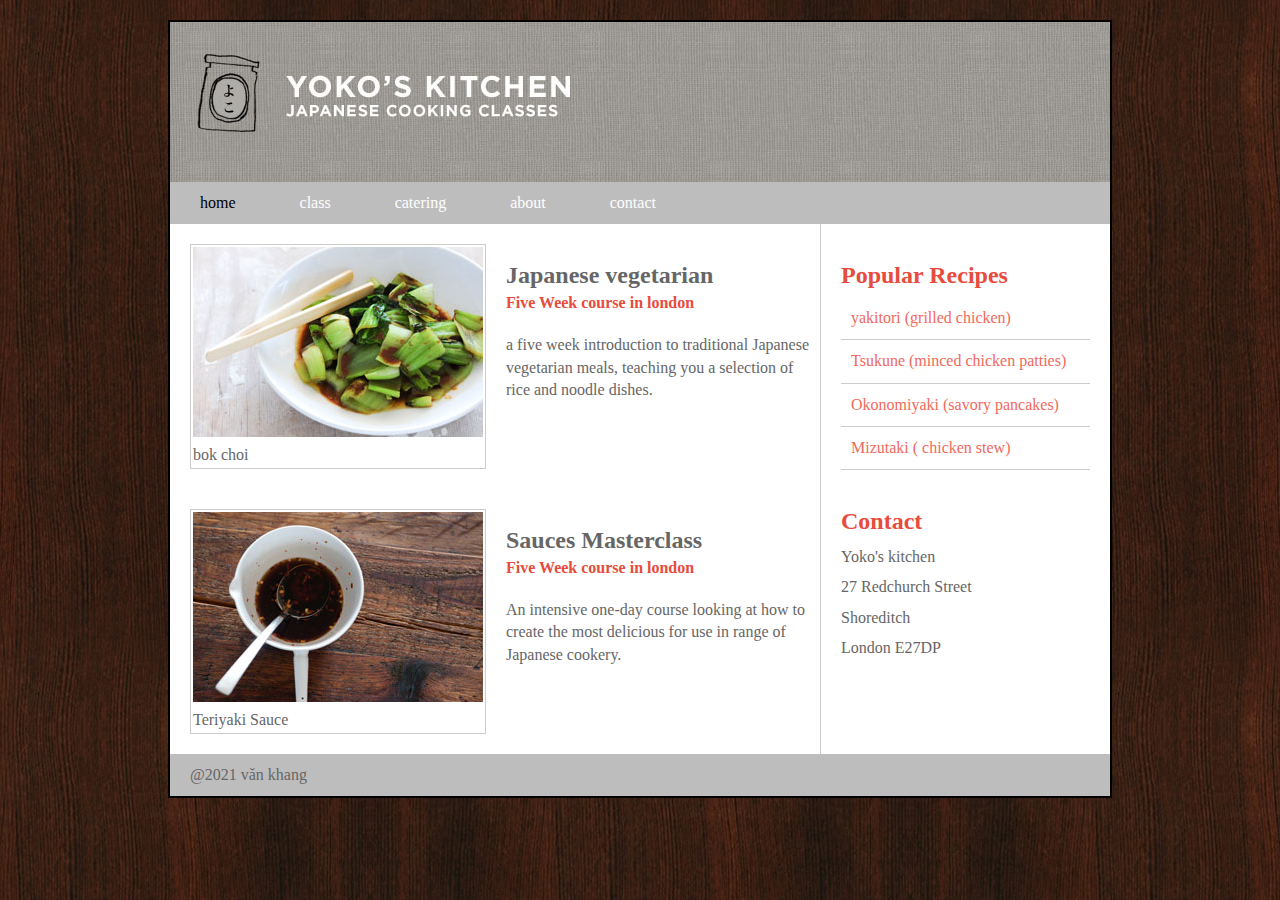
<file: home1.html>
<!DOCTYPE html>
<html lang="en">
<head>
    <meta charset="UTF-8">
    <title>Yoko Kitchens</title>
    <link rel="stylesheet" href="css3/style.css">
</head>
<body>
<div class="wrapper">
    <header></header>
    <nav>
        <ul class="navbar">
            <li class="navbar__item">
                <a href="" class="navbar__item--link active">home</a>
            </li>
            <li class="navbar__item">
                <a href="" class="navbar__item--link">class</a>
            </li>
            <li class="navbar__item">
                <a href="" class="navbar__item--link">catering</a>
            </li>
            <li class="navbar__item">
                <a href="" class="navbar__item--link">about</a>
            </li>
            <li class="navbar__item">
                <a href="" class="navbar__item--link">contact</a>
            </li>
        </ul>
    </nav>
    <section>
        <div class="main">
            <div class="content">
                <div class="content__post">
                    <div class="content__img">
                        <figure>
                            <img src="images/bok-choi.jpg" alt="" srcset="">
                            <p>bok choi</p>
                        </figure>
                    </div>
                    <div class="content__title">
                        <h2>Japanese vegetarian</h2>
                        <h4>Five Week course in london</h4>
                        <p>a five week introduction to traditional Japanese vegetarian meals, teaching you a selection of rice and noodle dishes.</p>
                    </div>
                </div>
                <div class="content__post">
                    <div class="content__img">
                        <figure>
                            <img src="images/teriyaki.jpg" alt="" srcset="">
                            <p>Teriyaki Sauce</p>
                        </figure>
                    </div>
                    <div class="content__title">
                        <h2>Sauces Masterclass</h2>
                        <h4>Five Week course in london</h4>
                        <p>An intensive one-day course looking at how to create the most delicious for use in range of Japanese cookery.</p>
                    </div>
                </div>

            </div>
            <div class="contact">
                <h2>
                    Popular Recipes
                </h2>
                <ul class="menu">
                    <li class="menu__item">
                        <a href="#" class="menu__item--link">yakitori (grilled chicken)</a>
                    </li>
                    <li class="menu__item">
                        <a href="#" class="menu__item--link">Tsukune (minced chicken patties)</a>
                    </li>
                    <li class="menu__item">
                        <a href="#" class="menu__item--link">Okonomiyaki (savory pancakes)</a>
                    </li>
                    <li class="menu__item">
                        <a href="#" class="menu__item--link">Mizutaki ( chicken stew)</a>
                    </li>
                </ul>
                <h2>
                    Contact
                </h2>
                <p>Yoko's kitchen</p>
                <p>27 Redchurch Street</p>
                <p>Shoreditch</p>
                <p>London E27DP</p>
            </div>
        </div>
    </section>
    <footer>
        <p class="footer__p">@2021 văn khang</p>
    </footer>
</div><!-- .wrapper -->
</body>
</html>
</file>
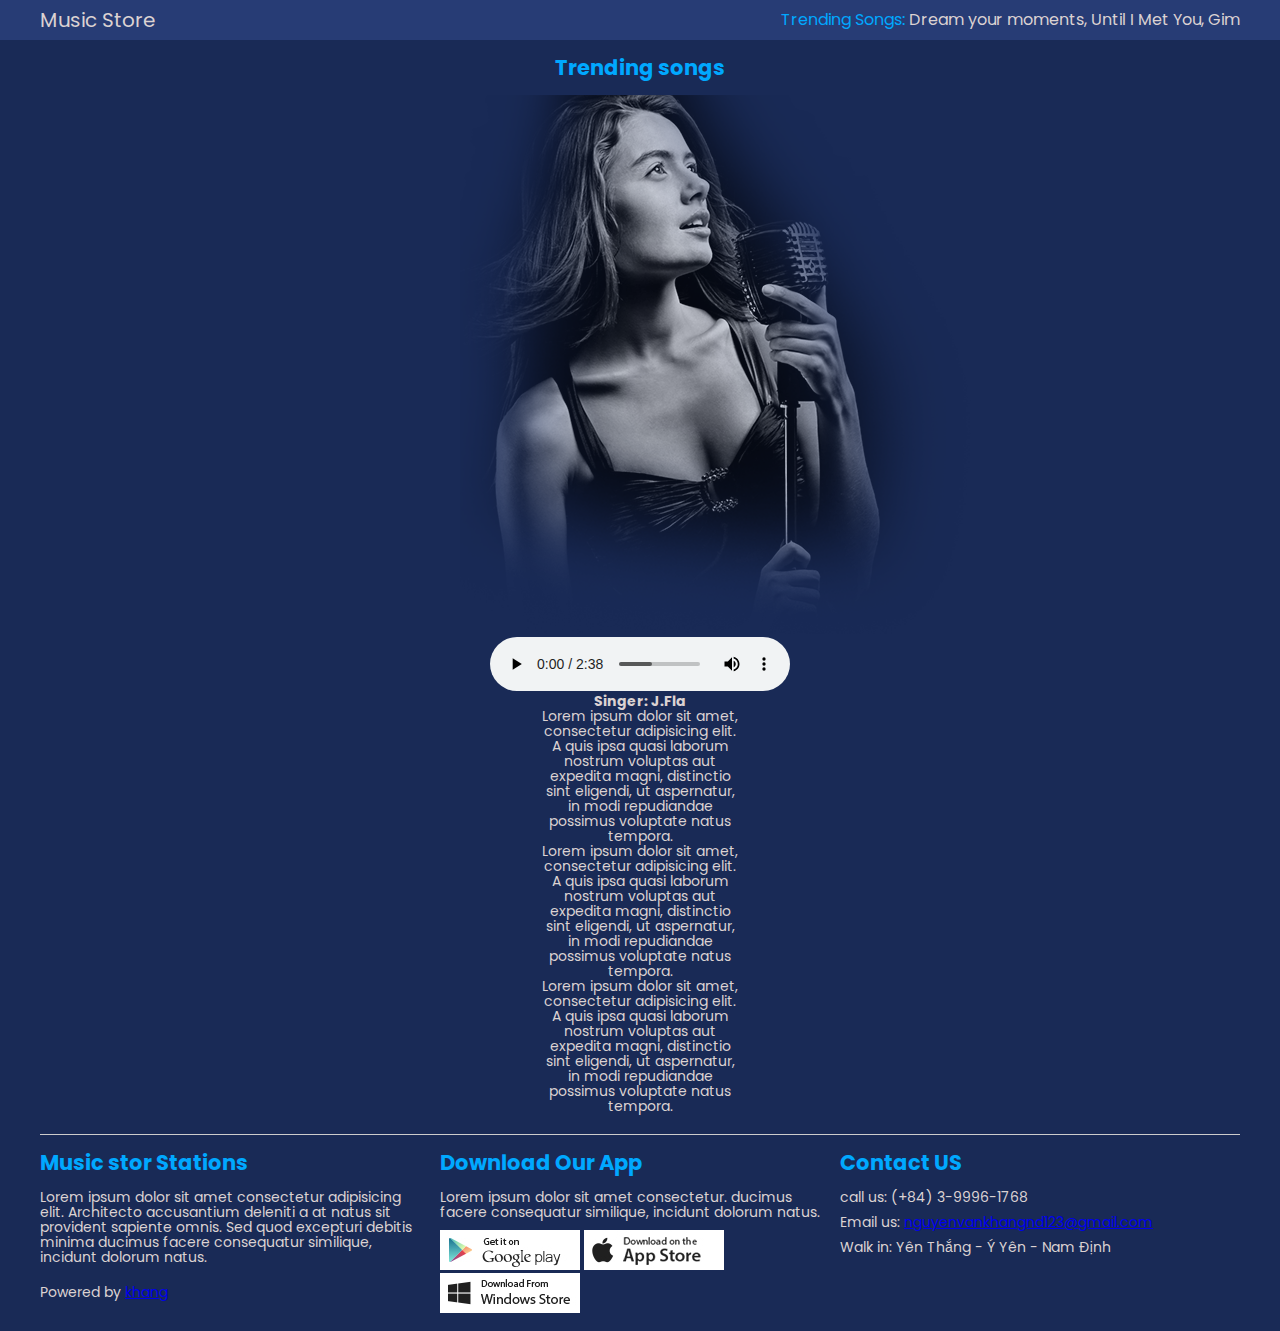
<file: home2.html>
<!DOCTYPE html>
<html lang="en">
<head>
    <meta charset="UTF-8">
    <meta http-equiv="X-UA-Compatible" content="IE=edge">
    <meta name="viewport" content="width=device-width, initial-scale=1.0">
    <title>Document</title>
    <link rel="stylesheet" href="css4/style.css">
    <link rel="preconnect" href="https://fonts.googleapis.com">
    <link rel="preconnect" href="https://fonts.gstatic.com" crossorigin>
    <link href="https://fonts.googleapis.com/css2?family=Poppins:wght@300;400;500;600&display=swap" rel="stylesheet">
    <link rel="stylesheet" href="https://pro.fontawesome.com/releases/v5.10.0/css/all.css">
</head>
<body>
    <header class="header">
        <div class="container">
            <div class="header__item">
                <div class="logo">
                    Music Store
                </div>
                <div class="Trending">
                    <p><span class="header__link">Trending Songs:</span> Dream your moments, Until I Met You, Gim</p>
                </div>
            </div>
        </div>
    </header>
    <section class="main">
        <div class="container">
           <div class="Trending__song active1">
               <h2 class="t">
                 Trending songs
               </h2>
               <div class="images">
                   <img src="img/banner.png" alt="" srcset="">
               </div>
               <div class="sing__mp3">
                    <audio controls>
                        <source src="audio/Despacito-J-Fla.mp3"/>
                    </audio>
               </div>
               <h4>Singer: J.Fla</h4>
               <p class="p">
                   Lorem ipsum dolor sit amet, consectetur adipisicing elit. A quis ipsa quasi laborum nostrum voluptas aut expedita magni, distinctio sint eligendi, ut aspernatur, in modi repudiandae possimus voluptate natus tempora.
               </p>
               <p class="p">
                   Lorem ipsum dolor sit amet, consectetur adipisicing elit. A quis ipsa quasi laborum nostrum voluptas aut expedita magni, distinctio sint eligendi, ut aspernatur, in modi repudiandae possimus voluptate natus tempora.
               </p>
               <p class="p">
                   Lorem ipsum dolor sit amet, consectetur adipisicing elit. A quis ipsa quasi laborum nostrum voluptas aut expedita magni, distinctio sint eligendi, ut aspernatur, in modi repudiandae possimus voluptate natus tempora.
               </p>
           </div>
           <footer class="footer">
               <div class="footer__post">
                   <h2>
                       Music stor Stations
                   </h2>
                   <p>Lorem ipsum dolor sit amet consectetur adipisicing elit. Architecto accusantium deleniti a at natus sit provident sapiente omnis. Sed quod excepturi debitis minima ducimus facere consequatur similique, incidunt dolorum natus.</p>
                   
                   <p>Powered by <a href="#"  class="footer__a">khang</a></p>
               </div>
               <div class="footer__post">
                   <h2>
                        Download Our App
                   </h2>
                   <p>Lorem ipsum dolor sit amet consectetur.  ducimus facere consequatur similique, incidunt dolorum natus.</p>
                   
                   <div class="footer__img">
                       <img src="img/google_play.jpg" alt="" srcset="">
                       <img src="img/app_store.jpg" alt="" srcset="">
                       <img src="img/windows.jpg" alt="" srcset="">
                   </div>
               </div>
               <div class="footer__post">
                   <h2>
                        Contact US
                   </h2>
                   <ul class="footer__item">
                       <li>call us: (+84) 3-9996-1768</li>
                       <li>Email us: <a href="#" class="footer__a">nguyenvankhangnd123@gmail.com</a></li>
                       <li>Walk in: Yên Thắng - Ý Yên - Nam Định</li>
                   </ul>
               </div>
           </footer>
        </div>
    </section>
</body>
</html>
</file>
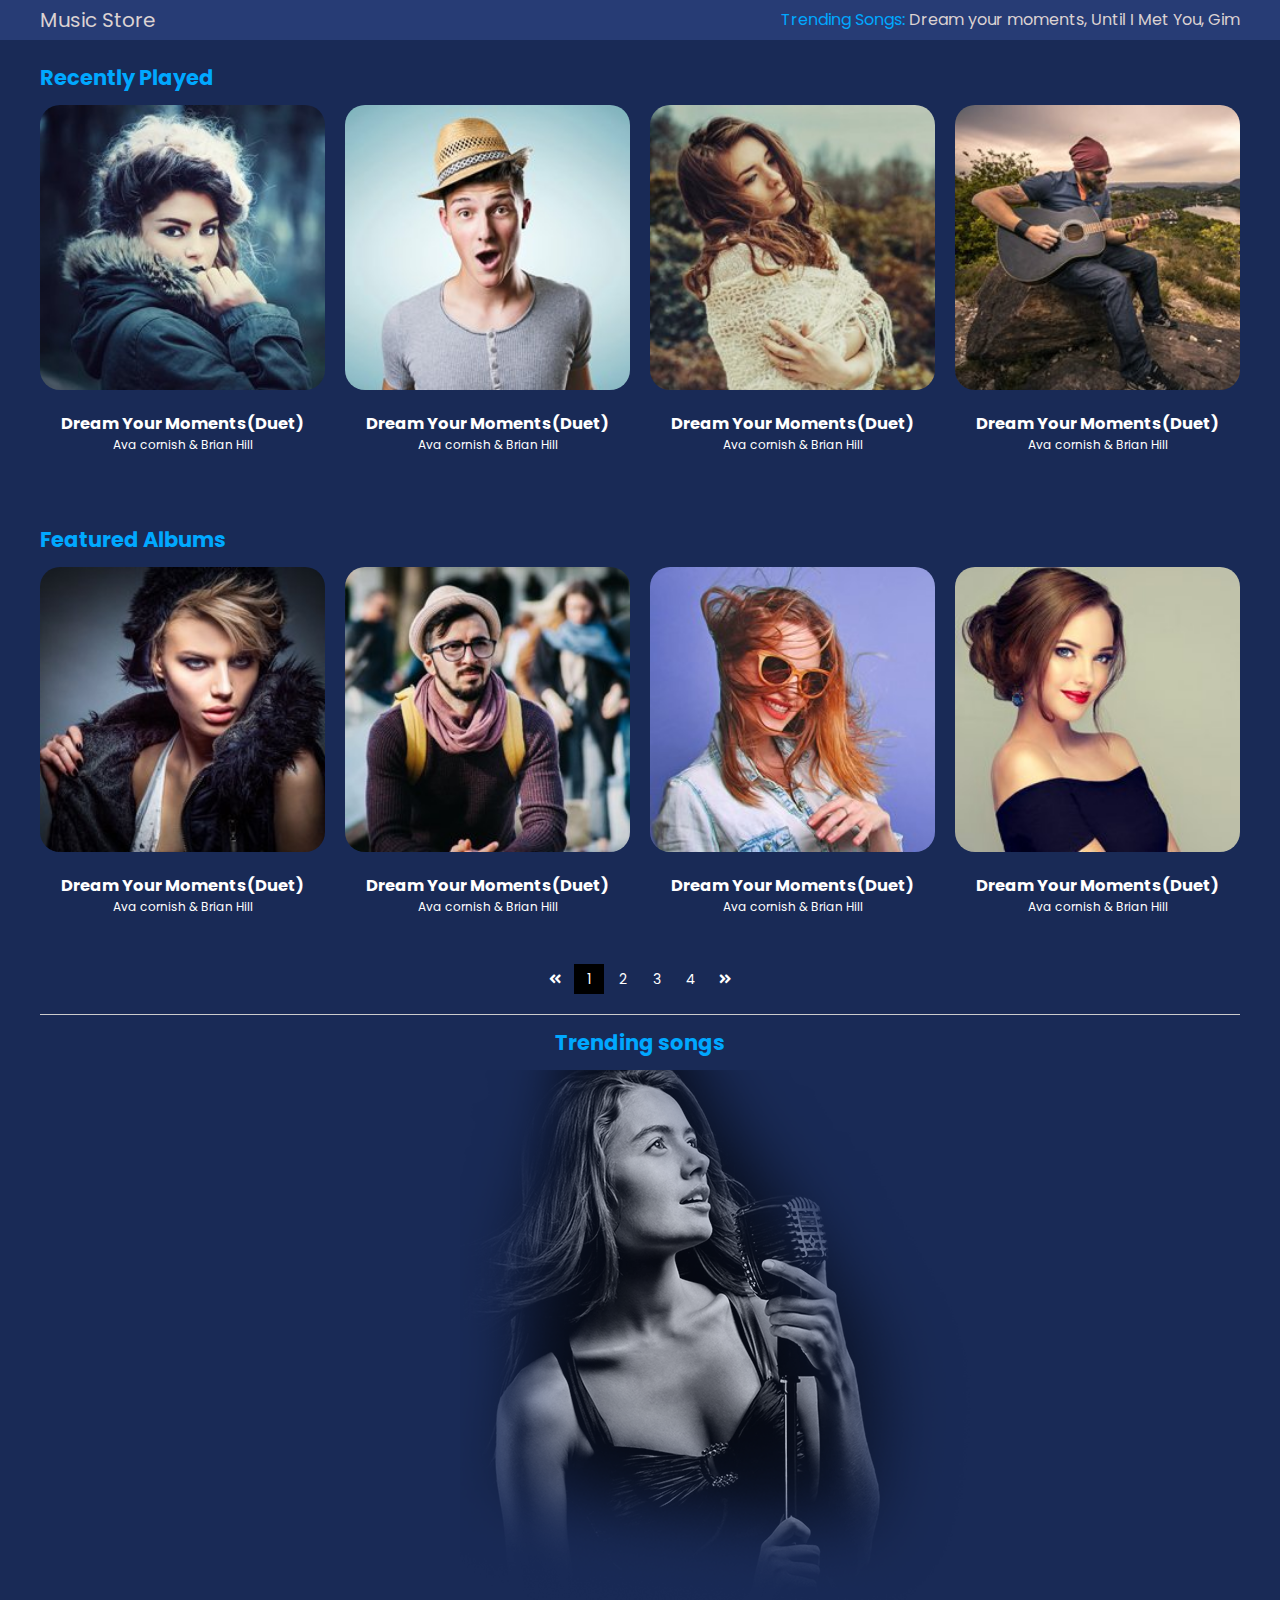
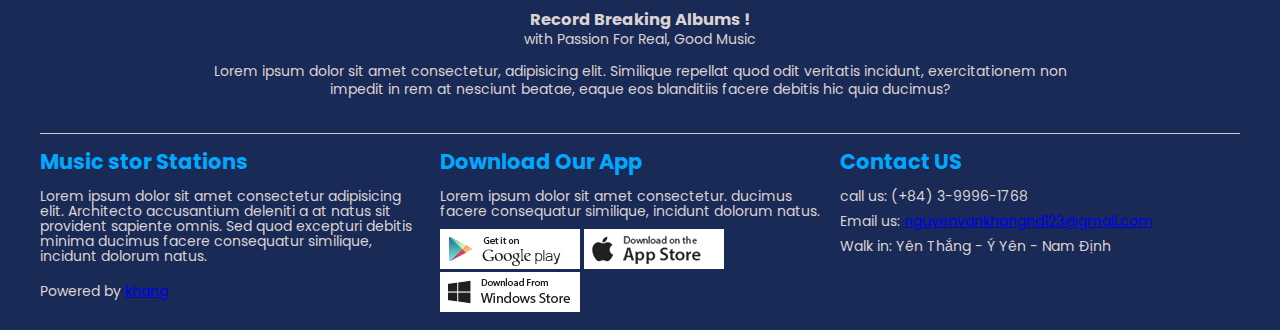
<file: home5.html>
<!DOCTYPE html>
<html lang="en">
<head>
    <meta charset="UTF-8">
    <meta http-equiv="X-UA-Compatible" content="IE=edge">
    <meta name="viewport" content="width=device-width, initial-scale=1.0">
    <title>Document</title>
    <link rel="stylesheet" href="css4/style.css">
    <link rel="preconnect" href="https://fonts.googleapis.com">
    <link rel="preconnect" href="https://fonts.gstatic.com" crossorigin>
    <link href="https://fonts.googleapis.com/css2?family=Poppins:wght@300;400;500;600&display=swap" rel="stylesheet">
    <link rel="stylesheet" href="https://pro.fontawesome.com/releases/v5.10.0/css/all.css">
</head>
<body>
    <header class="header">
        <div class="container">
            <div class="header__item">
                <div class="logo">
                    Music Store
                </div>
                <div class="Trending">
                    <p><span class="header__link">Trending Songs:</span> Dream your moments, Until I Met You, Gim</p>
                </div>
            </div>
        </div>
    </header>
    <section class="main">
        <div class="container">
           <div class="product__post active1">
            <div class="products">
                <h2>
                    Recently Played
                </h2>
                <div class="products__item">
                    <div class="product__item">
                        <a class="poduct__img" href="home2.html">
                            <img src="img/r_music1.jpg" alt="" srcset="">
                        </a>
                        <div class="product__title">
                            <h3>Dream Your Moments(Duet)</h3>
                            <p>Ava cornish & Brian Hill</p>
                        </div>
                    </div>
                    <div class="product__item">
                        <a class="poduct__img" href="home2.html">
                            <img src="img/r_music2.jpg" alt="" srcset="">
                        </a>
                        <div class="product__title">
                            <h3>Dream Your Moments(Duet)</h3>
                            <p>Ava cornish & Brian Hill</p>
                        </div>
                    </div>
                    <div class="product__item">
                        <a class="poduct__img" href="home2.html">
                            <img src="img/r_music3.jpg" alt="" srcset="">
                        </a>
                        <div class="product__title">
                            <h3>Dream Your Moments(Duet)</h3>
                            <p>Ava cornish & Brian Hill</p>
                        </div>
                    </div>
                    <div class="product__item">
                        <a class="poduct__img" href="home2.html">
                            <img src="img/r_music4.jpg" alt="" srcset="">
                        </a>
                        <div class="product__title">
                            <h3>Dream Your Moments(Duet)</h3>
                            <p>Ava cornish & Brian Hill</p>
                        </div>
                    </div>
                </div>
            </div>
            <div class="products">
                <h2>
                    Featured Albums
                </h2>
                <div class="products__item">
                    <div class="product__item">
                        <a class="poduct__img" href="home2.html">
                            <img src="img/song1.jpg" alt="" srcset="">
                        </a>
                        <div class="product__title">
                            <h3>Dream Your Moments(Duet)</h3>
                            <p>Ava cornish & Brian Hill</p>
                        </div>
                    </div>
                    <div class="product__item">
                        <a class="poduct__img" href="home2.html">
                            <img src="img/song2.jpg" alt="" srcset="">
                        </a>
                        <div class="product__title">
                            <h3>Dream Your Moments(Duet)</h3>
                            <p>Ava cornish & Brian Hill</p>
                        </div>
                    </div>
                    <div class="product__item">
                        <a class="poduct__img" href="home2.html">
                            <img src="img/song3.jpg" alt="" srcset="">
                        </a>
                        <div class="product__title">
                            <h3>Dream Your Moments(Duet)</h3>
                            <p>Ava cornish & Brian Hill</p>
                        </div>
                    </div>
                    <div class="product__item">
                        <a class="poduct__img" href="home2.html">
                            <img src="img/song5.jpg" alt="" srcset="">
                        </a>
                        <div class="product__title">
                            <h3>Dream Your Moments(Duet)</h3>
                            <p>Ava cornish & Brian Hill</p>
                        </div>
                    </div>
                </div>
            </div>
            <div class="product__pag">
                <ul class="product__pag--item">
                    <li><a href=""><i class="fas fa-angle-double-left"></i></a></li>
                    <li class="active"><a href="">1</a></li>
                    <li><a href="">2</a></li>
                    <li><a href="">3</a></li>
                    <li><a href="">4</a></li>
                    <li><a href=""><i class="fas fa-angle-double-right"></i></a></li>
                </ul>
            </div>
           </div>
           <div class="Trending__song active1">
               <h2>
                 Trending songs
               </h2>
               <div class="images">
                   <img src="img/banner.png" alt="" srcset="">
               </div>
               <h3>Record Breaking Albums !</h3>
               <p class="p1">with Passion For Real, Good Music</p>
               <p class="p2">Lorem ipsum dolor sit amet consectetur, adipisicing elit. Similique repellat quod odit veritatis incidunt, exercitationem non impedit in rem at nesciunt beatae, eaque eos blanditiis facere debitis hic quia ducimus?</p>
           </div>
           <footer class="footer">
               <div class="footer__post">
                   <h2>
                       Music stor Stations
                   </h2>
                   <p>Lorem ipsum dolor sit amet consectetur adipisicing elit. Architecto accusantium deleniti a at natus sit provident sapiente omnis. Sed quod excepturi debitis minima ducimus facere consequatur similique, incidunt dolorum natus.</p>
                   
                   <p>Powered by <a href="#"  class="footer__a">khang</a></p>
               </div>
               <div class="footer__post">
                   <h2>
                        Download Our App
                   </h2>
                   <p>Lorem ipsum dolor sit amet consectetur.  ducimus facere consequatur similique, incidunt dolorum natus.</p>
                   
                   <div class="footer__img">
                       <img src="img/google_play.jpg" alt="" srcset="">
                       <img src="img/app_store.jpg" alt="" srcset="">
                       <img src="img/windows.jpg" alt="" srcset="">
                   </div>
               </div>
               <div class="footer__post">
                   <h2>
                        Contact US
                   </h2>
                   <ul class="footer__item">
                       <li>call us: (+84) 3-9996-1768</li>
                       <li>Email us: <a href="#" class="footer__a">nguyenvankhangnd123@gmail.com</a></li>
                       <li>Walk in: Yên Thắng - Ý Yên - Nam Định</li>
                   </ul>
               </div>
           </footer>
        </div>
    </section>
</body>
</html>
</file>
<file: css2/style.css>
* {
    font-family: "Karma", sans-serif;
}

html, body {
    font-size: 15px;
    line-height: 1.5;
}
</file>
<file: css/style.css>
.header__system{
    background-color: var(--green-color);
}
.header__system--nav{
    display: flex;
    justify-content: space-between;
}
.header__system--title{
    font-size: 1.4rem;
    text-transform: uppercase;
    background-image : linear-gradient(rgb(197, 8, 8), rgb(247, 163, 7));
    color: transparent;
    -webkit-background-clip:text;
    background-clip:text;
    /* color: var(--white-color); */
    font-weight: 600;
    padding: 13px 0;
    margin: 0;
}
.header__system--item{
    padding: 0;
    margin: 0;
}
.header__system--item li{
    display: inline-block;
    list-style-type: none;
    padding: 13px 0;
    cursor: pointer;
}
.header__system--registration{
    padding-left: 20px !important;
}
.header__system--login--link{
    font-size: 1.6rem;
    color: var(--white-color);
    font-weight: 500;
    text-decoration: none;
}
.header__system--login{
    position: relative;
}
.header__system--login::before{
    position: absolute;
    content: "";
    width: 1px;
    height: 13px;
    background-color: var(--white-color);
    right: -10px;
    top: 50%;
    transform: translateY(-50%);
}


/* header  */   
.header__banner{
    display: flex;
    justify-content: space-between;
    margin-top: 30px;
    margin-bottom: 30px;
}
.header__logo img{
    padding: 30px 0;
    object-fit: cover;
}
.header__title{
    text-align: center;
    border: 1px solid var(--display-color);
    position: relative;
}
.header__title::before{
    position: absolute;
    content: "";
    top: 3px;
    right: 3px;
    left: 3px;
    bottom: 3px;
    border: 1px solid var(--display-color);
}
.header__title h3,
.header__title p{
    margin: 0;
}
.header__title h3{
    font-size: 1.3rem;
    text-transform: uppercase;
    font-weight: 600;
    letter-spacing: 1.5px;
    padding: 13px;
}
.header__title p{
    padding: 5px 10px;
    font-size: 1.5rem;
    text-transform: uppercase;
    font-weight: 300;
    color: var(--text-color);
}
.header__title--p{
    padding-bottom: 15px !important;
}
.header__contact{
    display: flex;
    flex-direction: column;

}
.header__contact--item{
    display: flex;
    padding-top: 13px;
}
.header--icon {
    color: var(--green-color);
}
.header__contact--search-item{
    display: flex;
}
.header__contact--phone,
.header__contact--mail{
    font-size: 1.6rem;
    color: var(--text-color);
    padding: 10px 0 20px 0;
}
.header__contact--phone{
    padding-right: 15px;
}
.header__contact--search--post{
    flex: 1;
    height: 38px;
    border: 0;
    background-color: #f2f2f2;
    padding: 15px;
    font-size: 1.5rem;
    color: var(--text-color);
}
.header__contact--search-icon{
    width: 39px;
    background-color: var(--green-color);
    color: var(--white-color);
    border: none;
    cursor: pointer;
}
.header__contact--search--post:focus{
    border: 1px solid var(--green-color);
    outline: none;
    font-size: 1.5rem;

}
#menu{
    border-top: 1px solid var(--display-color);
}
.header__navbar{
    display: flex;
    justify-content: space-between;
}
.header__navbar--icon,
.header__navbar--item{
    padding: 0;
    margin: 0;
}

.header__navbar--icon--label
,.header__navbar--link{
    list-style-type: none;
    display: inline-block;
    padding: 15px 20px;
    position: relative;
}
.header__navbar--label{
    font-size: 1.5rem;
    text-transform: uppercase;
    font-weight: 600;
    padding: 15px 0;
    color: var(--text-color);
    text-decoration: none;
    position: relative;
}
.header__nav--icon{
    font-size: 1.8rem;
    color: var(--black-color);
    position: relative;
    cursor: pointer;
    text-decoration: none;
}
.header__navbar--label::before{
    position: absolute;
    content: "";
    width: 0;
    height: 3px;
    top: 0;
    left: 0;
    background-color: var(--green-color);
    transition: all .3s ease-in-out 0s;
}
.header__navbar--label:hover::before{
    width: 100%;
}
.header__label--amount{
    position: absolute;
    top: -60%;
    left: 60%;
    width: var(--width-icon-header);
    height: var(--width-icon-header);
    background-color: var(--green-color);
    text-align: center;
    line-height: calc(var(--width-icon-header) - 3px);
    border-radius: 50%;
}
.header__label{
    font-size: 1.4rem;
    color: var(--white-color);
}
/* header__child */
.header__child--item{
    position: absolute;
    top: 100%;
    min-width: 450px;
    background-color: var(--white-color);
    display: flex;
    justify-content: space-between;
    /* border-radius: ; */
    /* left: 100%; */
    border: 1px solid #ccc;
    box-shadow: 0 0 0 rgba(0, 0, 0, 0.5);
    opacity: 0;
    backface-visibility: hidden;
    /* transition: .5s; */
    transform: translateY(-20px);
    transition: all .3s ease;
    visibility: hidden;
    z-index: 100;
}
.header__child{
    padding: 0;
    margin: 0;
}
.header__child--newItem--link,
.header__child > li{
    list-style: none;
    padding: 13px 18px;
}
.header__child--newItem--label,
.header__child--link{
    font-size: 1.5rem;
    text-decoration: none;
    color: #555;
    transition: 0.2s;
}
.header__child--newItem--label:hover,
.header__child--link:hover{
    color: var(--green-color);
}
.header__child--post{
    text-transform: uppercase;
    font-weight: 600;
    font-size: 1.4rem;
}
.header__navbar--link:hover .header__child--news,
.header__navbar--link:hover .header__child--item{
    opacity: 1;
    box-shadow: 0px 4px 13px -3px #808080;
    border-top: 2px solid var(--green-color);
    visibility: inherit;
    transform: translateY(0);
}
.header__child--news{
    position: absolute;
    background-color: var(--white-color);
    min-width: 280px;
    top: 100%;
    left: 0;
    border: 1px solid #ccc;
    box-shadow: 0 0 0 rgba(0, 0, 0, 0.5);
    opacity: 0;
    backface-visibility: hidden;
    /* transition: .5s; */
    transform: translateY(-20px);
    transition: all .3s ease;
    visibility: hidden;
    z-index: 100;
}
.header__child--newItem{
    margin: 0;
    padding: 0;
}
/* content */
#content{
    margin-top: -15px;
}
/* slider */
.slider__item{
    position: relative;
}
.owl-nav{
    position: absolute;
    top: 50%;
    width: 100%;
    transform: translateY(-100%);
    display: flex;
    justify-content: space-between;
    font-size: 5rem;
    color: var(--text-color);
}
/* .owl-prev span,
.owl-next span{
    font-size: 5rem !important;
    color: var(--text-color) !important;
} */
.owl-theme .owl-nav [class*=owl-]:hover {
    background:none !important;
}
.owl-next:hover,
.owl-prev:hover{
    background: none;
    color: none;
}
.owl-dots{
    position: absolute;
    bottom: 15px;
    left: 50%;
    transform: translateX(-50%);
}

.aboutUs{
    margin-top: -10px;
    width: 100%;
    height: 412px;
    background-image: url(../image/banner_content2.jpg);
    background-size: cover;
    background-repeat: no-repeat;   
    object-fit: cover;
    background-attachment: scroll;
    /* position: relative; */

}
.aboutUs__post{
    width: 100%;
    height: 412px;
    background-image: url(../image/banner_content1.jpg);
    background-size: cover;
    background-repeat: no-repeat;   
    object-fit: cover;
}
.aboutUs__label{
    text-align: center;
    font-size: 1.8rem;
    font-weight:200;
    line-height: 30px;
    padding: 0 50px;
    color: var(--text-color);
}
.BigSale__header--post{
    font-size: 2.3rem;
    line-height: 25px;
    margin: 0;
    color: var(--primary-color);
    display: -webkit-box;
    -webkit-box-orient: vertical;
    -webkit-line-clamp: 2;
    overflow: hidden;
    text-overflow: ellipsis;
    /* padding-bottom: 10px; */
}
.BigSale__header p {
    font-size: 1.8rem;
    line-height: 23px;
    /* margin: 0; */
    color: var(--text-color);
}
.BigSale__time{
    position: relative;
}
.demo__time{
    display: inline-block;
    width: 100%;
    background-color: var(--green-color);
    padding: 15px 0;
}
.hour{
    float: left;
    width: 25%;
    border-left: 1px solid var(--display-color);
    text-align: center;
    border-radius: none;
    font-size: 4rem;
    line-height: 4rem;
    padding-bottom: 20px;
    /* padding: 10px 0 20px 0; */
    color: var(--white-color);
}
.demo__hour{
    position:absolute;
    /* top: 60%; */
    left: 0;
    right: 0;
    bottom: 20px;
    width: 100%;
    
}
.time__text{
    width: 25%;
    padding-top: 20px;
    float: left;
    font-size: 2.5rem;
    text-align: center;
    color: var(--white-color);
    /* padding-bottom: 20px; */
}

.SaveUp{
    height: 200px;
    background-color: #f4eede;
}
.FreeShip{
    background-color: #d4e0ab;
    height: 200px;
}
.Save__img img{
    /* width: 100%; */
    /* height: 100%; */
    /* object-fit: cover; */
    margin-top: 30px;
    /* margin-left: 15px; */
}
.Save__img2 img{
    margin-top: -50px;
    /* overflow: hidden; */
    /* height: 200px; */
}
.Save__title h2{
    margin: 0;
    font-size: 3.5rem;
    color: var(--border--color);
    font-family: 'Poppins', sans-serif;
    font-weight: 600;
    line-height: 100%;
    padding: 35px 0 15px 0;
    text-align: center;
    font-style: italic;
}
.Save__title h4{
    margin: 0;
    font-size: 2rem;
    text-align: center;
    font-style: italic;
}
.Save__title--h42{
    color: #5fc69c;
}
.Save__title--h4{
    color: #555555;
}



/* product */
.product__category--item{
    padding: 0;
    margin: 0;
    text-align: center;
}
.product__category--link{
    display: inline-block;
    list-style-type: none;
    padding: 0 13px;
    /* position: relative; */
}
.product__category--label{
    font-size: 1.7rem;
    color: var(--text-color);
    text-decoration: none;
    text-transform: uppercase;
    font-style: italic;
    font-weight: 500;
}
.product__category--label.active{
    color: #2b2828;
}
.product__category--label:hover{
    color: #2b2828;
}
.product__category--post{
    position: relative;
}
.product__category--post::before{
    content: "/";
    position: absolute;
    right: -5px;
    font-size: 1.7rem;
}
.product__category{
    margin-bottom: 35px;
}

.promotion{
    /* padding: 15px 20px; */
    position: absolute;
    top: 15px;
    left: 15px;
    display: block;
    line-height: 25px;
    text-align: center;
    text-transform: uppercase;
    padding: 0 6px;
    width: 60px !important;
    height: 25px !important;
    background-color: var(--green-color);
    font-size: 1.3rem;
    border-radius: 5px;
    color: var(--white-color);
    z-index: 3;
}

.products{
    flex-wrap: wrap;
    margin-left: calc(var(  --width-product) * -1);
    display: none;
    /* margin-left: -15px; */
    /* margin-right: -15px; */
}
.products_item{
    overflow: hidden;
    border-radius: 20px;
    background-color: rgb(255, 255, 255);
    box-shadow: rgba(100, 100, 111, 0.2) 0px 7px 29px 0px;
    width: calc(calc(100% / var(--num-product)) - var(  --width-product));
    margin-left: var(  --width-product);
    /* padding-right: 15px; */
    /* padding-left: 15px; */
    margin-top: var(  --width-product);
    display: flex;
    flex-direction: column;
    cursor: pointer;
    position: relative;
}

.products_item::before{
    /* display: none; */
    position: absolute;
    content: "";
    width: 0%;
    height: 100%;
    /* top: 0; */
    /* left: 0; */
    background-color: rgba(0, 0, 0, 0.5);
    /* transform: translateX(-100%); */
    z-index: 2;
    transition: all .4s ease-in-out 0s;
}
.products_item:hover::before{
    width: 100%;
    /* transform: translateX(0); */
    /* display: block; */
}
.img_pro{
    width: 100%;
    height: 260px;
    object-fit: cover;
    flex-shrink: 0;
}
.pro_content{
    /* background-color: red; */
    padding: 15px;
    flex: 1;
    text-align: center;
    display: flex;
    flex-direction: column;
}
.pro_content h3{
    font-size: 1.5rem;
    color: var(--text-color);
    line-height: 20px;
    display: -webkit-box;
    -webkit-box-orient: vertical;
    -webkit-line-clamp: 2 ;
    overflow: hidden;
    text-overflow : ellipsis;
}
.price{
    margin-top: auto;
    display: flex;
    justify-content: center;
}
.price p{
    font-size: 1.5rem;
    padding: 0 3px;
    font-style: italic;
}
.products_image{
    position: relative;
}
.price__pro{
    color: rgb(153, 153, 153);
    font-weight: 400;
    text-decoration: line-through;
}
/* product__service */
.product__cart{
    z-index: 4;
    position: absolute;
    /* width: 100%;
    height: 100%; */
    top: 50%;
    left: 50%;
    transform: translate(-50%,-50%);
    transition: .5s;
}
.products__star{
    display: flex;
    justify-content: center;
    /* display: none; */
}
.products__star,
.button1,
.products__action{
    transition: .2s;
    visibility: hidden;
    transform: translateY(-50px);
}
.products_item:hover .products__action,
.products_item:hover .button1,
.products_item:hover .products__star{
    /* display: inline-block; */
    visibility: inherit;
    transform: translateY(0);
}
.products__star p{
    font-size: 1.3rem;
    color: var(--green-color);
}
.products__action{
    text-align: center;
}
.products__action{
    display: flex;
    justify-content: center;
}
.product__icon {
    width: 40px;
    margin: 2px 3px 0 3px;
    /* padding: 0 5px; */
    color: var(--white-color);
    height: 40px;
    line-height: 40px;
    display: block;
    text-align: center;
    font-size: 1.5rem;
    /* background-color: ; */
    border: 1px solid var(--white-color);

}
.product__icon:hover{
    background-color: var(--green-color);
}
.products.active10{
    /* display: inline-block; */
    display: flex;
}
/* customer */

#customer{
    margin-top: 50px;
    margin-bottom: 50px;
}
.customer__post{
    padding: 30px 0;
}
.customer__img{
    width: 100%;
    height: auto;
    background-image: url(../image/news.jpg);
    background-size: cover;
    background-repeat: no-repeat;
}
.customer__top{
    width: 118px;
    height: 118px;
    display: flex;
    /* justify-content: center; */
    margin: 0 auto;
}
.customer__top img{
    border: 1px solid white;
    width: 100%;
    padding: 8px;
    height: 118px;
    border-radius: 50%;
    object-fit: cover;
}
.customer__information{
    text-align: center;
    font-size: 2.4rem;
    padding: 0 100px;
    line-height: 3rem;
    color: var(--white-color);
    font-style: italic;
}
.customer__name{
    text-align: center;
    padding-bottom: 10px;
    position: relative;
}
.customer__text::before{
    content: "";
    width: 50px;
    position: absolute;
    height: 1px;
    background-color: white;
    left: -25px;
    top: 50%;
    transform: translate(-50%);
}
.customer__text::after{
    content: "";
    width: 50px;
    position: absolute;
    height: 1px;
    background-color: white;
    right: -75px;
    top: 50%;
    transform: translate(-50%);
}
.customer__text{
    display: inline-block;
    padding: 5px 10px;
    position: relative;
    font-size: 2rem;
    text-transform: uppercase;
    color: var(--white-color);
    z-index: 2;
}


/* news */
.news__img{
    width: 100%;
    height: 370px;
    position: relative;
}
.news__img .news__img--link{
    /* width: 100%;
    height: 100%; */
    position: absolute;
    display: block;
    top: 0;
    left: 0;
    bottom: 0;
    right: 0;
    overflow: hidden;
    transition: 0.3s;
}
.img_news{
    display: block;
    width: 100%;
    height: 100%;
    object-fit: cover;
    transition: transform 0.4s ease-in-out;
    background-repeat: no-repeat;
    background-size: cover;
    transform: scale(1);
}
.news__post:hover .news__img--link{
    opacity: 0.6;
}
.news__post:hover .img_news{
    transform: scale(1.1);
}
.news__title{
    padding: 15px 0;
}
.news__time{
    font-size: 1.4rem;
}
.news__heading{
    font-size: 1.7rem;
    font-weight: 600;
    text-transform: uppercase;
    display: -webkit-box;
    -webkit-box-orient: vertical;
    -webkit-line-clamp: 1;
    overflow: hidden;
    text-overflow : ellipsis;
}
.news__heading a{
    text-decoration: none;
    color: #685f52;
}
.news__title p{
    font-size: 1.6rem;
    color: #555;
    line-height: 2rem;
    display: -webkit-box;
    -webkit-box-orient: vertical;
    -webkit-line-clamp: 2;
    overflow: hidden;
    text-overflow : ellipsis;

}
.news__heading a:hover{
    color: var(--primary-color);
}

/* mail */

#mail{
    margin-top: 50px;
}
.mail__Post{
    width: 100%;
    height: auto;
    background-image: url(../image/banner_content.jpg);
    background-repeat: no-repeat;
    background-size: cover;
}
.mail__post--padding{
    padding: 60px 0;
}
.mail__title--heading{
    line-height: 4rem;

}
.mail__title--heading h2{
    margin: 0;
    padding-bottom: 20px;
    font-size: 4rem;
    color: #555;
    text-transform: uppercase;
    font-style: italic;
}
.mail__title--footer p{
    margin: 0;
    color: var(--text-color);
    font-size: 1.7rem;
    font-style: italic;
}
.mail__form{
    padding: 20px 0 ;
}
.mail__form--post{
    position: relative;
}
.mail__input{
    width: 100%;
    height: 50px;
    font-size: 1.6rem;
    padding: 0 10px;
    border: none;
    color: var(--text-color);
    outline: none;
}
.mail__submit{
    position: absolute;
    top: 0;
    right: 0;
    width: 130px;
    height: 100%;
    background-color: var(--green-color);
    color: var(--white-color);
    border: none;
    display: block;
    font-size: 1.3rem !important;
    outline: none;
    cursor: pointer;
    text-transform: uppercase;
    transition: transform .3s ease-in-out;
}
.mail__submit:hover{
    background-color: #f7b111;
}

/* footer */
#footer{
    margin-top: 20px;
}

.footer__top{
    padding: 25px 0 10px 0;
}
.footer__heading h2{
    margin: 0;
    font-size: 1.6rem;
    text-transform: uppercase;
    color: var(--black-color);
}
.footer__heading--bottom{
    width: 25px;
    height: 2px;
    margin-top: 5px;
    background-color: var(--green-color);
}
.footer__introduce{
    font-size: 1.5rem;
    line-height: 2rem;
    color: #555;
    margin: 0;
    padding: 20px 0;
}
.footer__icon{
    margin: 0;
    padding: 0;
    /* display: flex; */
    /* margin: 0 auto; */
    /* justify-content: center; */
}
.footer__icon--item{
    /* padding-left:5px; */
    margin-right:6px;
    width: 35px;
    height: 35px;
    text-align: center;
    line-height: 35px;
    list-style-type: none;
    font-size: 1.4rem;
    /* background-color: blue; */
    display: inline-block;
    border-radius: 100%;
    position: relative;
    opacity: 0.8;
    cursor: pointer;
    transition: all .2s ease;
}
.footer__icon--item:hover{
    opacity: 1;
}
.footer__icon--item.facebook{
    background-color: #627AAD;

}
.footer__icon--item.twitter{
    background-color: #4AB4F5;

}
.footer__icon--item.google{
    background-color: #e2695f;
    
}
.footer__icon--item.pinterest{
    background-color: #E34148;

}
.footer__icon--link{
    color: var(--white-color);
}
.footer__address{
    padding: 20px 0;
}
.footer__address p{
    font-size: 1.6rem;
    margin: 0;
    padding-bottom: 15px;
    color: #555;
}
.footer__address p i{
    color: var(--green-color);
}
.footer__img{
    position: relative;
    overflow: hidden;
}
.footer__img img{
    width: 100%;
    height: 100%;
}
.footer__img-link{
    position: absolute;
    top: 0;
    left: 0;
    right: 0;
    bottom: 0;
    justify-content: center;
    align-items: center;
    font-size: 1.8rem;
    color: var(--white-color);
    text-decoration: none;
    background-color: var(--green-color);
    /* display: none; */
    display: flex;
    visibility: hidden;
}
.footer__img:hover .footer__icon-link{
    display: flex;
    visibility: inherit;
}
.padding{
    padding: 20px 0;
}
.footer__instagram{
    display: grid;
    grid-template-columns: 1fr 1fr 1fr;
    grid-template-rows: auto auto auto;
    grid-gap: 4px;
    grid-template-areas: 
    "h1 h2 h3 "
    "h4 h5 h6 ";
}
.footer__instagram--post:first-child{
    grid-area: h1;
}
.footer__instagram--post:nth-child(2){
    grid-area: h2;
}
.footer__instagram--post:nth-child(3){
    grid-area: h3;
}
.footer__instagram--post:nth-child(4){
    grid-area: h4;
}
.footer__instagram--post:nth-child(5){
    grid-area: h5;
}
.footer__instagram--post:last-child{
    grid-area: h6;
}
.instagram__img{
    width: 100%;
    height: 100%;
    object-fit: cover;
}
.footer__instagram--post{
    position: relative;
    cursor: pointer;
}
.instagram__child{
    position: absolute;
    width: 100%;
    height: 100%;
    background-color: #94c347;
    top: 0;
    left: 0;
    display: none;
    justify-content: center;
    align-items: center;
    font-size: 2rem;
    color: var(--white-color);
}
.footer__instagram--post:hover .instagram__child{
    display: flex;
}
.footer__notify{
    padding: 40px 0;
    /* background-color: rgba(0, 0, 0, 0.5); */
}
.customer__text.active::after,
.customer__text.active::before{
    background-color: var(--green-color);
}
.header__title h3{
    margin: 0;
    padding: 0 0 15px 0;
    color: #555;
    font-weight: 300;
    font-size: 1.6rem;
}
.notify__time{
    margin: 0;
    padding: 0 0 15px 0 !important;
    color: var(--text-color) !important;
}
.footer__bottom{
    font-size: 2rem;
    text-transform: uppercase;
    text-align: center;
    border-top: 1px solid #ccc;
    padding: 10px 0;
    color: #555;
}

/* scroll menu */

.scroll__menu{
    position: fixed;
    top: 0;
    left: 0;
    right: 0;
    z-index: 1000;
    background-color: var(--white-color);
    animation: fade linear .7s;
    box-shadow: rgba(100, 100, 111, 0.2) 0px 7px 29px 0px;
}
@keyframes fade{
    from{
        opacity: 0.5;
        top: -10%;
        /* height: 50%; */
    }
    to{
        opacity: 1;
        top: 0;
        /* height: 100%; */
    }

}
.padding__logo{
    padding: 20px 0 15px 0 !important;
}
#arrow{
    position: fixed;
    bottom: 30px;
    right: 30px;
    height: 40px;
    z-index: 20;
    width: 40px;
    font-size: 1.8rem;
    text-align: center;
    line-height: 40px;
    color: var(--white-color);
    /* align-items: center; */
    cursor: pointer;
    display: none;
    background-color: #A3CB38;
    border-radius: 4px;
}
#arrow:hover{
    background-color: #EE5A24;
}

/* mobile */

.margin{
    margin: 20px !important;
}
.save3{
    background-image: linear-gradient(#f4eede,#d4e0ab);
}
.Free__ship img{
    width: 80%;
    height: 80%;
}
.menu__child{
    display: none;
    background-color: var(--white-color);
}
.menu__child--item{
    display: flex;
    margin: 0 20px;
    justify-content: space-between;
}
.menu__child--img img{
    width: 60%;
    height: 60%;
    margin-top: 10px;
}
.navbar__child{
    margin: 0;
    padding: 0;
}
.navbar__child li{
    list-style-type: none;
    display: inline-block;
    padding: 10px 15px;
}
.navbar__child li a{
    font-size: 1.6rem;
    color: var(--black-color);
}
.active100{
    position: fixed;
    z-index: 100;
    top: 0;
    right: 0;
    left: 0;
    animation: fade linear .7s;
    box-shadow: rgba(100, 100, 111, 0.2) 0px 7px 29px 0px;
}
/* .margin{
    margin-top: 26px;
} */

.menu__sidebar{
    position: fixed;
    right: 0;
    top: 0;
    left: 0;
    z-index: 2000;
    bottom: 0;
    /* display: none; */
    background-color: rgba(0, 0, 0, 0.3);
    transition: all 0.3s linear;
    transform: translateX(-100%);
}

.sidebar{
    background-color: var(--white-color);
    margin: 0;
    padding: 0;
    height: 100%;
    width: 280px;
}
.sidebar li{
    display: block;
    padding: 15px 20px;
    list-style-type: none;
    border-bottom: 1px solid #ccc;
}
.sidebar li a{
    font-size: 1.6rem;
    text-transform: uppercase;
    text-decoration: none;
    font-weight: 600;
    color: var(--text-color);
}
.menu__sidebar.active{
    /* display: block; */
    transform: translateX(0);
}
.sidebar li:hover{
    background-color: #b2bec3;
}


/* trang so sánh */
.banner__compare{
    margin-top: 12px;
    background-image: url(../image/banner_compare.jpg);
    width: 100%;
    height: auto;
    background-repeat: no-repeat;
    background-size: cover;
}
.banner__compare--title{
    padding: 6% 0;
}
.compare__banner{
    text-align: center;
}
.compare__banner li{
    display: inline-block;
    padding: 20px 15px;
}
.compare__banner li a{
    font-size: 2rem;
    color: var(--white-color);
    text-decoration: none;
    text-transform: uppercase;
    font-weight: 600;
}
.compare__banner--news,
.compare__banner--link{
    color: #f7b111 !important;
    cursor:default !important;
}

.table__post{
    /* display: block; */
    width: 100%;
}
.table__item{
    width: 100%;
    max-width: 100%;
    /* border: 1px solid #ddd; */
}
.table__delete,
.table__price,
.table__star,
.table__img{
    width: 5%;
    padding: 10px 20px;
    /* border-left: 1px solid #ddd; */
}
.table_name{
    padding: 10px 20px;
    width: 35%;
}
.table__title{
    padding: 10px 20px;
    width: 45%;
}
table, th, td {
    border: 1px solid #eaeaea;
    border: 1px solid rgba(51, 51, 51, 0.1);
}
.table__compare{
    margin-top: 30px;
    margin-bottom: 30px;
}
.table__item > thead > tr > th {
    font-size: 14px;
    text-transform: uppercase;
    color: #383838;
    background: #eee;
    padding: 10px 20px;
    border-bottom: none;
}
.center{
    text-align: center;
}
.table__padding{
    padding: 3px 10px;
}
.table__item > tbody > tr > td {
    font-size: 12px;
    color: #383838;
    background: rgb(248, 237, 237);
    border-bottom: none;
}
.delete__post i{
    cursor: pointer;
}
.delete__post:hover i{
    color: rgb(226, 8, 8);
}

.news__img.active{
    height: 290px;
}
.active_news{
    margin: 20px 0 !important;
}
.category__news {
    margin-top: 20px;
    border: 1px solid #ccc;
}
.category__news h2{
    margin: 0;
    padding: 15px 20px;
    font-size: 2rem;
    text-transform: uppercase;
    border-bottom: 1px solid #ccc;
}
.category__news ul{
    padding: 0 20px;
}
.category__news ul li{
    padding: 15px 0;
}
.category__news ul li a{
    font-size: 1.7rem;
    color: #555;
    text-decoration: none;
}
.category__news--active{
    border-bottom: 1px solid #ccc;
}
.active__news{
    color: var(--black-color) !important;
}
.news__list{
    margin-top: 20px;
    border: 1px solid #ccc;

}
.news__list{
    padding: 0 20px;
}
.news__list--img{
    position: relative;
    overflow: hidden;
    width: 100%;
    /* height: auto; */
    height: 150px;
    border-radius: 7px;
}
.news__list--img a{
    width: 100%;
    height: 100%;
}
.news__list--img img{
    width: 100%;
    height: 100%;
    object-fit: cover;
    background-size: cover;
    background-position: center;
    background-repeat: no-repeat;
    transform: scale(1);
    transition: transform 0.4s ease-in-out;
    overflow: hidden;
}
.news__list--post h3{
    font-size: 1.5rem;
    text-transform: uppercase;
    line-height: 2.3rem;
}
.news__list--post h3 a{
    color: #555;
    text-transform: uppercase;
    text-decoration: none;
    display: -webkit-box;
    -webkit-box-orient: vertical;
    -webkit-line-clamp: 2;
    overflow: hidden;
    text-overflow : ellipsis;
}
.news__list--post h3 a:hover{
    color: #f7b111;
}
.news__list--post{
    margin-top: 20px;
}
.news__list--post:hover .news__list--img img{
    transform: scale(1.2);
    opacity: 0.6;
}
.news__posts{
    display: none;
}
.news__posts.active{
    display: block;
}
.news__image img{
    width: 100%;
    object-fit: cover;
    background-repeat: no-repeat;
    background-size: cover;
}
.news__image{
    width: 70%;
    padding: 0 10px;
}
.news__logo{
    margin-top: 60px;
    /* margin-to: 30px; */
}

/* trang sản phẩm */

.product__category_1{
    border: 1px solid rgb(236, 233, 233);
    margin-top: 20px;
}
.product__footer--img{
    margin-top: 20px;
}
.product__category_1 h2{
    padding: 15px 20px;
    margin: 0;
    text-transform: uppercase;
    font-size: 1.6rem;
    text-align: center;
    font-weight: 600;
    border-bottom: 1px solid#ccc;
}
.nav_product ul{
    height: 100%;
    width: 100%;
    padding: 0 20px;
    list-style: none;
}
.nav_product ul .nav__product--item{
    line-height: 4rem;
    border-bottom: 1px solid #ccc;
}
.nav_product ul .nav__product--item:last-child{
    border-bottom: none;
}
.nav_product ul .nav__product--item a{
    font-size: 1.6rem;
    color: #555;
    width: 100%;
    position: relative;
    font-weight: 500;
    display: block;
    text-decoration: none;
    text-transform: uppercase;
}
.nav_product ul .nav__product--item a:hover{
    color: #f7b111;
}
.nav_product ul .nav__product--item a span{
    position: absolute;
    right: 20px;
    top: 50%;
    transform: translateY(-50%);
    transition: transform 0.4s;
}
.nav_product ul .nav__product--item a.active span{
    transform: translateY(-50%) rotate(-180deg);
}
.nav_product ul ul{
    position: static;
    display: none;
    transform: translateY(-100%);
    transition: transform 0.3s;
}
.nav_product ul ul li{
    line-height: 2.5rem;
    position: relative;
}
.nav_product ul ul li a{

    font-size: 1.5rem;
    padding-left: 40px !important;
    text-transform: initial !important;
}
.nav_product ul ul li a span{
    position: absolute;
    left: 5px;
    font-size: 1.4rem;
    /* font-weight: 500; */
    color: var(--text-color);
}
.nav_product ul .product__hoa.active,
.nav_product ul .product__thit.active,
.nav_product ul .product__active_1.active,
.nav_product ul .product__active_2.active,
.nav_product ul .product__active.active{
    display: block;
    transform: translateY(0);
}

.product__menu{
    margin-top: 20px;
    display: flex;
    justify-content: space-between;
    border: 1px solid #ccc;
    align-items: center;
    /* justify-content: center; */
    padding: 10px;
}
.product__menu--item a{
    cursor: pointer;
    font-size: 2rem;
    padding-left: 15px;
    color: #555;
    text-decoration: none;
}
.product__menu--lable.active{
    color: #f7b111;
}
select#product__checked {
    padding: 7px 15px;
    border: 1px solid #ccc;
    color: #555;
    font-size: 1.6rem;
}
select#product__checked:focus{
    border: 1px solid #A3CB38;
}

/* product__menu */
.products1{
    display: none;
}
.products_1{
    /* display: flex; */
    flex-wrap: wrap;
    margin-left: calc(var(--width-product--list) * -1);

}
.products__menu__post{
    overflow: hidden;
    border-radius: 20px;
    background-color: rgb(255, 255, 255);
    box-shadow: rgba(100, 100, 111, 0.2) 0px 7px 29px 0px;
    width: calc(calc(100% / var(--product__menu--num)) - var(--width-product--list));
    margin-left: var(--width-product--list);
    /* padding-right: 15px; */
    /* padding-left: 15px; */
    margin-top: var(--width-product--list);
    display: flex;
    flex-direction: column;
    cursor: pointer;
    position: relative;
}
.products__menu__post::before{
    /* display: none; */
    position: absolute;
    content: "";
    width: 0%;
    height: 100%;
    /* top: 0; */
    /* left: 0; */
    background-color: rgba(0, 0, 0, 0.5);
    /* transform: translateX(-100%); */
    z-index: 2;
    transition: all .4s ease-in-out 0s;
}
.products__menu__post:hover::before{
    width: 100%;
    /* transform: translateX(0); */
    /* display: block; */
}
.products__menu__post:hover .products__action,
.products__menu__post:hover .button1,
.products__menu__post:hover .products__star{
    /* display: inline-block; */
    visibility: inherit;
    transform: translateY(0);
}

/* product__menu--lits */ 
#product__menu--list{
    margin-top: 40px;
}
.product__list--img{
    width: 30%;
    /* height: 280px; */
    position: relative;
}

.product__list{
    display: flex;
}
.product__list--title{
    width: 70%;
    padding: 20px;
}
.product__list--img a{
    position: relative;
    width: 100%;
    top: 0;
    left: 0;
    right: 0;
    height: 100%;
}
.product__list--img a img{
    width: 100%;
    height: 100%;
    object-fit: cover;
    box-shadow: rgba(100, 100, 111, 0.2) 0px 7px 29px 0px;
}
.product__list--title h2{
    margin: 0;
    padding-bottom: 15px;
    font-size: 2rem;
    font-weight: 600;
    color: #555;
    text-transform: uppercase;
}
.product__list--price{
    display: flex;

}
.product__list--price p{
    font-size: 1.6rem;
    color: black;
    padding-right: 10px;
    margin: 0;
    font-weight: 600;
    margin-bottom: 15px;
}
.product__list--priceSale{
    font-style: italic;
    text-decoration: line-through;
    color: #ccc !important;
}
.product__list--icon{
    margin-bottom: 15px;
}
.product__list--title .product__list--icon li{
    display: inline-block;
    /* padding-left: 10px; */
    margin-right: 10px;
    width: 40px;
    height: 40px;
    background-color: #94c347;
    line-height: 40px;
    text-align: center;
    transition: all .3s;
    cursor: pointer;
}
.product__list--title .product__list--icon li:hover{
    background-color: #f7b111;

}
.product__list--title .product__list--icon li a{
    font-size: 1.5rem;
    color: var(--white-color);
}

.product__list--item{
    padding-left: 20px;
}
.product__list--item--link{
    font-size: 1.6rem;
    padding-bottom: 5px;
    color: #555;
    list-style-type: disc   ;
}
.product__list{
    padding-bottom: 30px;
    margin-bottom: 20px;
    border-bottom: 1px solid rgb(230, 230, 230);
}

.products1.active{
    display: flex;
}

/* contact */

.contact__post{
    display: flex;
    /* justify-content: space-between; */
    margin: auto 200px;
    background-color: #332b2b;
    padding: 30px;
    position: relative;
    top: 30px;
}
.contact__phone,
.contact__email,
.contact__address{
    margin-left: 15px;
    flex: 1;
    display: flex;
    color: var(--white-color);
    font-size: 1.5rem;
}
.contact__address--icon{
    padding-right: 20px;
    padding-top: 15px;
    font-size: 2rem;
}
.contact__email--item p,
.contact__phone--item p,
.contact__address--item p{
    margin: 0;
    padding-bottom: 5px;
}
.contact__information{
    margin-top: 60px;
    margin-bottom: 30px;
}
.contact__information--post{
    margin: 0 300px;
}
.contact__information--post h2{
    text-align: center;
    font-size: 2.3rem;
    text-transform: uppercase;
    position: relative;
}
.introduce__post h2::before,
.contact__information h2::before{
    position: absolute;
    content: "";
    width: 100%;
    height: 1px;
    background-color: rgb(219, 211, 211);
    top: 50%;
    left: 0;
    transform: translateY(-50%);
}
.introduce__post h2 span,
.contact__information h2 span{
    display: inline-block;
    /* width: 20px; */
    padding: 15px 20px;
    position: relative;
    background-color: var(--white-color);
    /* height: 20px; */
    z-index: 2  ;
}
.contact__input--lable{
    display: block;
    width: 100%;
    margin-bottom: 15px;
    padding: 10px;
    font-size: 1.6rem;
    outline: none;
    border: 1px solid #ccc;
    border-radius: 5px;
}
.form__contact--ma:focus,
.contact__input--lable:focus{
    border: 1px solid var(--green-color);
}

.form__contact--link{
    display: inline-block;
    text-align: center;
    width: 40px;
    height: 40px;
    line-height: 40px;
    border-radius: 5px;
    color: #555;
    font-size: 1.5rem;
    margin-right: 20px;
    border: 1px solid rgb(238, 231, 231);
}
.form__contact--ma{
    width: 250px;
    padding: 0 10px;
    font-size: 1.5rem;
    /* display: inline-block; */
    height: 40px;
    color: #555;
    outline: none;
    border: 1px solid #ccc;
}
.introduce__post h2{
    text-align: center;
    font-size: 2rem;
    text-transform: uppercase;
    position: relative;
    font-weight: 600;
}
.introduct__p {
    margin: 0;
    font-size: 1.7rem;
    color: #333;
    line-height: 2.5rem;
}
.introduce__img img{
    width: 90%;
    height: 90%;
}
.margin__top{
    margin-top: 40px;
}
.skill__other,
.skill__html,
.skill__Photoshop,
.skill__wordpress{
    position: relative;
    height: 10px;
    background-color: #e0dede;
    width: 100%;
    margin-top: 25px;
    border-radius: 5px;
}
.skill__smail{
    position: relative;
    top:  -25px;
    font-size: 1.7rem;
    font-weight: 600;
    text-transform: uppercase;
    color: #333;
}
.skill__html--item,
.skill__other--item,
.skill__Photoshop--item,
.skill__wordpress--item{
    position: absolute;
    border-radius: 5px;
    left: 0;
    height: 100%;
    background-color: #f7b111;
}
.skill__wordpress--item.active{
    width: 100%;
}
.skill__Photoshop--item.active{
    width: 80%;
}
.skill__other--item.active{
    width: 90%;
}
.skill__html--item.active{
    width: 50%;
}
.skill__html,
.skill__other,
.skill__Photoshop{
    margin-top: 45px;
}

figure{
    margin: 0;
}
.introduce__items{
    position: relative;
    overflow: hidden;
    border-radius: 50%;
    width: 100%;
    height: 100%;
    margin-bottom: -5px;
    cursor: pointer;
    transition: all .25s linear;
}
.introduce__items::before{
    position: absolute;
    top: 0;
    left: 0;
    right: 0;
    bottom: 0;
    height: 100%;
    width: 100%;
    content: "";
    display: none;
    background-color: rgba(0, 0, 0, 0.7);
    transition: all .25s linear;
}
.introduce__items:hover .socials,
.introduce__items:hover::before{
    display: block;
}
.img__socials{
    width: 100%;
    height: 100%;
    object-fit: cover;
}
.socials{
    position: absolute;
    top: 50%;
    left: 0;
    right: 0;
    transition: all .25s linear;
    transform: translateY(-45%);
    display: none;
}
.socials ul{
    text-align: center;
    display: block;
    width: 100%;
}
.socials ul li{
    display: inline-block;
    width: 30px;
    height: 30px;
    margin:2px;
}
.socials ul li a{
    font-size: 1.3rem;
    line-height: 30px;
    width: 30px;
    height: 30px;
    display: inline-block;
    background: transparent;
    position: relative;
    z-index: 1;
    color: #fff !important;
    border-radius: 100%;
    -webkit-border-radius: 100%;
    -moz-border-radius: 100%;
    overflow: hidden;
}
.socials ul li .google:hover,
.socials ul li .wifi:hover,
.socials ul li .facebook:hover{
    background-color: #337ab7;
}
.socials ul li .linkein:hover,
.socials ul li .twitter:hover{
    background-color: #f7b111;
}
.introduce__socials{
    padding: 20px;
}
</file>
<file: css/base.css>
@font-face{
    src: url(../font/Roboto-Medium.ttf   );
    font-family: Roboto Slab;
}
:root{
    --product__menu--num:3;
    --width-product: 30px;
    --width-product--list: 30px;
    --num-product: 4;
    --width-icon-header: 18px;
    --white-color:#fff;
    --black-color:#000;
    --text-color:#777;
    --style-color:#f3f3f3;
    --primary-color:#EE4D2D;
    --border--color:#363636;
    --star-color:#FFCE3E;
    --header-height:98px;
    --display-color: #ccc;
    --style1-color : #fc8a0b;
    --green-color: #b7dc36;
    --transition--button: all .25s linear;
}
*{
    box-sizing: inherit;
}
html{
    font-size: 62.5%;
    line-height: 1.6rem;
    font-family: poppins;
    box-sizing: border-box;
}
body{
    font-family: poppins;
    margin: 0 auto;
    padding: 0;
}
img{
    width: 100%;
    height: auto;
    /* display: block; */
}
/* heading */
.heading{
    /* margin-top: 40px;
    margin-bottom: 20px; */
    padding-top: 50px;
    padding-bottom: 30px;
}
/* h1,h2,h3,h4,h5{
    margin: 0 0 0 20px;
} */
.heading p {
    text-align: center;
    font-size: 1.8rem;
    color: var(--text-color);
    
}
.content__note{
    width: 50px;
    height: 3px;
    margin-left: auto;
    margin-right: auto;
    background-color: var(--green-color);
}
.content__heading{
    text-align: center;
    font-size: 3.5rem;
    /* margin: 0; */
    margin: 0 0 20px 0;
    font-weight: 500;
    /* margin-top: 40px;
    margin-bottom: 20px; */
    font-style: italic;
}
.button{
    margin-top: 20px;
    padding-top: 30px;
    text-align: center;
}
.button2{
    margin-top: 20px;
    padding-top: 20px;
    /* text-align: center; */
}
.button1{
    padding-top: 30px;
    text-align: center;
}
.btn1{
    padding: 13px 21px;
    font-size: 1.5rem;
    text-decoration: none;
    font-weight: 600;
}
.btn__Product{
    font-size: 1.8rem !important;
    transition: .3s;
    color: var(--white-color);
    background-color: var(--green-color);
    /* font-style: italic; */
    border: 2px solid var(--green-color);
}
.btn__Product:hover{
    border: 2px solid var(--green-color);
    background-color: var(--white-color);
    color: var(--green-color);
}
.btn2 {
    padding: 13px 40px;
    font-size: 1.5rem;
    text-decoration: none;
    font-weight: 500;
    cursor: pointer;
    text-transform: uppercase;
    border: none;
    border-radius: 5px;
    background-color: var(--green-color);
    color: var(--white-color);
    transition: var(--transition--button);
}
.btn2:hover{
    background-color: #f8c11d;
}
.btn{
    padding: 13px 25px;
    font-size: 1.5rem;
    text-decoration: none;
    font-weight: 600;
}
.btn-width{
    /* border-radius: 30px; */
    transition: .3s;
    color: var(--white-color);
    border: 1px solid var(--white-color);
    /* font-style: italic; */
}
.btn-width:hover{
    background-color: var(--green-color);
    border: none;
}
.btn__shop{
    border-radius: 30px;
    transition: .3s;
    color: #f5b571;
    border: 2px solid #f5b571;
    font-style: italic;
}
.btn__Free{
    border-radius: 30px;
    transition: .3s;
    color: #8b9d4d;
    border: 2px solid #8b9d4d;
    font-style: italic;
}
.btn__shop:hover{
    background-color: #f5b571;
    color: var(--white-color);
}
.btn__Free:hover{
    background-color: #8b9d4d;
    color: var(--white-color);
}
.btn-gr{
    color: var(--green-color);
    border: 1px solid var(--green-color);
    transition: .3s;
}
.btn-gr:hover{
    color: var(--white-color);
    background-color: var(--green-color);
}
.SaveFree{
    height: 200px;
    margin-top: 60px;
}
ul{
    margin: 0;
    padding: 0;
}
li{
    list-style-type: none;
}
</file>
<file: css/grid1.css>
.grid {
    width: 100%;
    display: block;
    padding: 0;
}

.grid2{
    width: 100%;
    margin: 0 auto;
}

.grid.wide {
    max-width: 1200px;
    margin: 0 auto;
}
.grid.wide1{
    max-width: 1000px;
    margin: 0 auto;
}

.row {
    display: flex;
    flex-wrap: wrap;
    margin-left: -4px;
    margin-right: -4px;
}
.row2 {
    display: flex;
    flex-wrap: wrap;
    margin-left: -2px;
    margin-right: -2px;
}
.no-gutters {
    display: flex;
    flex-wrap: wrap;
    margin-left: 0;
    margin-right: 0;
}
.col1{
    margin-left: 0;
    margin-right: 0;
}
.col {
    padding-left: 4px;
    padding-right: 4px;
}
.col2 {
    padding-left: 2px;
    padding-right: 2px;
}
.row.no-gutters .col {
    padding-left: 0;
    padding-right: 0;
}
  
.c-0 {
    display: none;
}
  
.c-1 {
    flex: 0 0 8.33333%;
    max-width: 8.33333%;
}
  
.c-2 {
    flex: 0 0 16.66667%;
    max-width: 16.66667%;
}
  
.c-3 {
    flex: 0 0 25%;
    max-width: 25%;
}
  
.c-4 {
    flex: 0 0 33.33333%;
    max-width: 33.33333%;
}
  
.c-5 {
    flex: 0 0 41.66667%;
    max-width: 41.66667%;
}
  
.c-6 {
    flex: 0 0 50%;
    max-width: 50%;
}
  
.c-7 {
    flex: 0 0 58.33333%;
    max-width: 58.33333%;
}
  
.c-8 {
    flex: 0 0 66.66667%;
    max-width: 66.66667%;
}
  
.c-9 {
    flex: 0 0 75%;
    max-width: 75%;
}
  
.c-10 {
    flex: 0 0 83.33333%;
    max-width: 83.33333%;
}
  
.c-11 {
    flex: 0 0 91.66667%;
    max-width: 91.66667%;
}
  
.c-12 {
    flex: 0 0 100%;
    max-width: 100%;
}

.c-o-1 {
    margin-left: 8.33333%;
}
  
.c-o-2 {
    margin-left: 16.66667%;
}
  
.c-o-3 {
    margin-left: 25%;
}
  
.c-o-4 {
    margin-left: 33.33333%;
}
  
.c-o-5 {
    margin-left: 41.66667%;
}
  
.c-o-6 {
    margin-left: 50%;
}
  
.c-o-7 {
    margin-left: 58.33333%;
}
  
.c-o-8 {
    margin-left: 66.66667%;
}
  
.c-o-9 {
    margin-left: 75%;
}
  
.c-o-10 {
    margin-left: 83.33333%;
}
  
.c-o-11 {
    margin-left: 91.66667%;
}

/* >= Tablet */
@media (min-width: 740px) {
    .row {
        margin-left: -8px;
        margin-right: -8px;
    }
    .col {
        padding-left: 8px;
        padding-right: 8px;
    }
    .col1{
        margin-left: 0;
        margin-right: 0;
    }
    .m-0 {
        display: none;
    }
    .no-gutters {
        margin-left: 0;
        margin-right: 0;
    }
    .m-1,
    .m-2,
    .m-3,
    .m-4,
    .m-5,
    .m-6,
    .m-7,
    .m-8,
    .m-9,
    .m-10,
    .m-11,
    .m-12 {
        display: block;
    }
    .m-1 {
        flex: 0 0 8.33333%;
        max-width: 8.33333%;
    }
    .m-2 {
        flex: 0 0 16.66667%;
        max-width: 16.66667%;
    }
    .m-3 {
        flex: 0 0 25%;
        max-width: 25%;
    }
    .m-4 {
        flex: 0 0 33.33333%;
        max-width: 33.33333%;
    }
    .m-5 {
        flex: 0 0 41.66667%;
        max-width: 41.66667%;
    }
    .m-6 {
        flex: 0 0 50%;
        max-width: 50%;
    }
    .m-7 {
        flex: 0 0 58.33333%;
        max-width: 58.33333%;
    }
    .m-8 {
        flex: 0 0 66.66667%;
        max-width: 66.66667%;
    }
    .m-9 {
        flex: 0 0 75%;
        max-width: 75%;
    }
    .m-10 {
        flex: 0 0 83.33333%;
        max-width: 83.33333%;
    }
    .m-11 {
        flex: 0 0 91.66667%;
        max-width: 91.66667%;
    }
    .m-12 {
        flex: 0 0 100%;
        max-width: 100%;
    }
    .m-o-1 {
        margin-left: 8.33333%;
    }
      
    .m-o-2 {
        margin-left: 16.66667%;
    }
      
    .m-o-3 {
        margin-left: 25%;
    }
      
    .m-o-4 {
        margin-left: 33.33333%;
    }
      
    .m-o-5 {
        margin-left: 41.66667%;
    }
      
    .m-o-6 {
        margin-left: 50%;
    }
      
    .m-o-7 {
        margin-left: 58.33333%;
    }
      
    .m-o-8 {
        margin-left: 66.66667%;
    }
      
    .m-o-9 {
        margin-left: 75%;
    }
      
    .m-o-10 {
        margin-left: 83.33333%;
    }
      
    .m-o-11 {
        margin-left: 91.66667%;
    }
}

/* PC medium resolution > */
@media (min-width: 1113px) {
    .row {
        margin-left: -12px;
        margin-right: -12px;
    }
    .row.sm-gutter {
        margin-left: -5px;
        margin-right: -5px;
    }
    .no-gutters {
        margin-left: 0;
        margin-right: 0;
    }
    .col {
        padding-left: 12px;
        padding-right: 12px;
    }
    .col1{
        margin-left: 0;
        margin-right: 0;        
    }
    .row.sm-gutter .col {
        padding-left: 5px;
        padding-right: 5px;
    }
    .l-0 {
        display: none;
    }
    .l-1,
    .l-2,
    .l-2-4,
    .l-3,
    .l-4,
    .l-5,
    .l-6,
    .l-7,
    .l-8,
    .l-9,
    .l-10,
    .l-11,
    .l-12 {
        display: block;
    }
    .l-1 {
        flex: 0 0 8.33333%;
        max-width: 8.33333%;
    }
    .l-2 {
        flex: 0 0 16.66667%;
        max-width: 16.66667%;
    }
    .l-2-4 {
        flex: 0 0 20%;
        max-width: 20%;
    }
    .l-3 {
        flex: 0 0 25%;
        max-width: 25%;
    }
    .l-4 {
        flex: 0 0 33.33333%;
        max-width: 33.33333%;
    }
    .l-5 {
        flex: 0 0 41.66667%;
        max-width: 41.66667%;
    }
    .l-6 {
        flex: 0 0 50%;
        max-width: 50%;
    }
    .l-7 {
        flex: 0 0 58.33333%;
        max-width: 58.33333%;
    }
    .l-8 {
        flex: 0 0 66.66667%;
        max-width: 66.66667%;
    }
    .l-9 {
        flex: 0 0 75%;
        max-width: 75%;
    }
    .l-10 {
        flex: 0 0 83.33333%;
        max-width: 83.33333%;
    }
    .l-11 {
        flex: 0 0 91.66667%;
        max-width: 91.66667%;
    }
    .l-12 {
        flex: 0 0 100%;
        max-width: 100%;
    }
    .l-o-1 {
        margin-left: 8.33333%;
    }
      
    .l-o-2 {
        margin-left: 16.66667%;
    }
      
    .l-o-3 {
        margin-left: 25%;
    }
      
    .l-o-4 {
        margin-left: 33.33333%;
    }
      
    .l-o-5 {
        margin-left: 41.66667%;
    }
      
    .l-o-6 {
        margin-left: 50%;
    }
      
    .l-o-7 {
        margin-left: 58.33333%;
    }
      
    .l-o-8 {
        margin-left: 66.66667%;
    }
      
    .l-o-9 {
        margin-left: 75%;
    }
      
    .l-o-10 {
        margin-left: 83.33333%;
    }
      
    .l-o-11 {
        margin-left: 91.66667%;
    }
}

/* Tablet - PC low resolution */
@media (min-width: 740px) and (max-width: 1023px) {
    .wide {
        width: 644px;
    }
}

/* > PC low resolution */
@media (min-width: 1024px) and (max-width: 1239px) {
    .wide {
        width: 984px;
    }
    .wide .row {
        margin-left: -12px;
        margin-right: -12px;
    }
    .wide .row.sm-gutter {
        margin-left: -5px;
        margin-right: -5px;
    }
    .wide .col {
        padding-left: 12px;
        padding-right: 12px;
    }
    .wide .row.sm-gutter .col {
        padding-left: 5px;
        padding-right: 5px;
    }
    .wide .l-0 {
        display: none;
    }
    .wide .l-1,
    .wide .l-2,
    .wide .l-2-4,
    .wide .l-3,
    .wide .l-4,
    .wide .l-5,
    .wide .l-6,
    .wide .l-7,
    .wide .l-8,
    .wide .l-9,
    .wide .l-10,
    .wide .l-11,
    .wide .l-12 {
        display: block;
    }
    .wide .l-1 {
        flex: 0 0 8.33333%;
        max-width: 8.33333%;
    }
    .wide .l-2 {
        flex: 0 0 16.66667%;
        max-width: 16.66667%;
    }
    .wide .l-2-4 {
        flex: 0 0 20%;
        max-width: 20%;
    }
    .wide .l-3 {
        flex: 0 0 25%;
        max-width: 25%;
    }
    .wide .l-4 {
        flex: 0 0 33.33333%;
        max-width: 33.33333%;
    }
    .wide .l-5 {
        flex: 0 0 41.66667%;
        max-width: 41.66667%;
    }
    .wide .l-6 {
        flex: 0 0 50%;
        max-width: 50%;
    }
    .wide .l-7 {
        flex: 0 0 58.33333%;
        max-width: 58.33333%;
    }
    .wide .l-8 {
        flex: 0 0 66.66667%;
        max-width: 66.66667%;
    }
    .wide .l-9 {
        flex: 0 0 75%;
        max-width: 75%;
    }
    .wide .l-10 {
        flex: 0 0 83.33333%;
        max-width: 83.33333%;
    }
    .wide .l-11 {
        flex: 0 0 91.66667%;
        max-width: 91.66667%;
    }
    .wide .l-12 {
        flex: 0 0 100%;
        max-width: 100%;
    }
    .wide .l-o-1 {
        margin-left: 8.33333%;
    }
      
    .wide .l-o-2 {
        margin-left: 16.66667%;
    }
      
    .wide .l-o-3 {
        margin-left: 25%;
    }
      
    .wide .l-o-4 {
        margin-left: 33.33333%;
    }
      
    .wide .l-o-5 {
        margin-left: 41.66667%;
    }
      
    .wide .l-o-6 {
        margin-left: 50%;
    }
      
    .wide .l-o-7 {
        margin-left: 58.33333%;
    }
      
    .wide .l-o-8 {
        margin-left: 66.66667%;
    }
      
    .wide .l-o-9 {
        margin-left: 75%;
    }
      
    .wide .l-o-10 {
        margin-left: 83.33333%;
    }
      
    .wide .l-o-11 {
        margin-left: 91.66667%;
    }
}
</file>
<file: css/responsive.css>
/*mobile & tablet*/
@media ( max-width: 1025px){
    :root{
        --navbar-height:0px;
        --header-height:68px;
    }
    .hide-on-mobile-tablet{
        display: none;
    }
    .Save__title h2 {
        font-size: 3rem !important;
    }
    .SaveUp {
        height: 190px;
    }
    .FreeShip {
        height: 190px;
    }
    .img_pro {
        height: 220px;
    }
    .Save__img img{
        margin-top: 65px;
    }
    .Save__img2 img{
        margin-top: -2px;
    }
    .pro_content h3 {
        font-size: 1.3rem;
        line-height: 17px;
    }
    .price p {
        font-size: 1.3rem;
        padding: 3px 3px;
        margin: 0;
    }
    .products__star p {
        font-size: 1.1rem;
    }
    .product__icon {
        width: 30px;
        height: 30px;
        line-height: 30px;
    }
    .btn1 {
        padding: 8px 10px;
        font-size: 1.1rem;

    }
    .promotion {
        line-height: 22px;
        width: 50px !important;
        height: 22px !important;
        font-size: 1.1rem;
    }
}
/*tablet*/
@media (min-width:740px) and ( max-width: 1023px){
    :root{
        --num-product: 2;
        --width-product--list: 15px;
    }
    .hide-on-tablet{
        display: none;
    }
    .header__system--title {
        font-size: 1.2rem;
        padding: 11px 0;
    }
    .header__system--item li{
        padding: 10px 0;
    }
    .header__system--login--link{
        font-size: 1.4rem;
    }
    .header__title h3{
        font-size: 1.1rem;
        padding: 13px;
    }
    .header__title{
        margin-right: 15px;
    }
    .header__banner {
        margin-top: 15px;
        margin-bottom: 15px;
    }
    .header__title p{padding: 2px 10px;font-size: 1rem;}
    .header__contact--search--post {height: 29px;}
    .padding__logo {padding: 7px 0 7px 0 !important;}
    .header__contact--phone {padding-right: 0px;}
    .header__contact--phone, .header__contact--mail {font-size: 1rem;color: var(--text-color);padding: 10px 0 10px 0;margin-left: 10px;}
    .header__image{width: 80%;}
    .header__contact--search{margin-left: 10px;}
    .header__navbar--icon--label
    ,.header__navbar--link{
        padding: 9px 10px;
    }
    .header__title--p {
        padding-bottom: 10px !important;
    }
    .header__navbar--label{padding: 9px 10px; font-size: 1.2rem;}
    .header__label {font-size: 1rem;}
    /* about */
    .aboutUs {height: 350px;}
    .aboutUs__post {height: 350px;}
    .heading {
        padding-top: 25px;
        padding-bottom: 15px;
    }
    .aboutUs__label {
        font-size: 1.2rem;
        line-height: 25px;
    }
    .button {
        margin-top: 15px;
        padding-top: 20px;
    }
    .btn {
        padding: 10px 15px;
        font-size: 1.2rem;
    }
    /* bigSale */
    .BigSale__header--post {font-size: 1.6rem;line-height: 25px;}
    .BigSale__header p {font-size: 1.3rem;line-height: 18px;}
    .demo__time {padding: 10px 0;}
    .hour {
        font-size: 3rem;
        line-height: 3rem;
        padding-bottom: 25px;
    }
    .time__text {
        font-size: 2rem;

    }
    .BigSale__img {
        margin-top: 30px;
    }
    /* Save */
    .Save__title h2 {
        font-size: 2rem !important;
    }
    .SaveUp {
        height: 165px;
    }
    .FreeShip {
        height: 165px;
    }
    .Save__title h4 {
       font-size: 1.8rem;
    }
    .Save__img2 img {
        margin-top: 10px;
    }
    /* product */
     /* --num-product: 4; */

     .customer__text {
        font-size: 1.6rem;
    }
    .customer__information {
        font-size: 1.5rem;
        line-height: 1.8rem ;
    }
    .news__img {
        height: 200px;
    }
    .news__heading {
        font-size: 1.4rem;
       
    }
    .news__title p {
        font-size: 1.2rem;
    }
    .news__time {
        font-size: 1.2rem;
    }
    .mail__title--heading h2 {
        padding-bottom: 10px;
        font-size: 3rem;
    }
    .mail__title--footer p {
        font-size: 1.4rem;
    }
    .mail__input {
        height: 30px;
        font-size: 1.4rem;
        padding: 0 10px;
    }
    .mail__submit {
        width: 70px;
        height: 100%;
        font-size: 1rem !important;
        text-transform: none;
    }
    .mail__post--padding {
        padding: 30px 0;
    }
    /* footer */
    .footer__heading h2 {
        font-size: 1.3rem;
    }
    .footer__introduce {
        font-size: 1.2rem;
        line-height: 1.7rem;
        padding: 10px 0;
    }
    .footer__icon--item {
        margin-right: 2px;
        width: 30px;
        height: 30px;
        line-height: 30px;
        font-size: 1.2rem;
    }
    .footer__address p {
        font-size: 1.2rem;
        padding-bottom: 10px;
        overflow: hidden;
        word-break :break-all
    }
    .header__title h3 {
        font-size: 1.1rem;
        padding: 5px;
    }
    .header__title p {
        padding: 2px 10px;
        font-size: 1rem;
        padding: 3px !important;
    }

    .customer__text::before {
        width: 25px;
        left: -5px;
    }
    .customer__text::after {
        width: 25px;
        right: -25px;
    }
    .footer__bottom {
        font-size: 1.5rem;
        padding: 10px 0;
    }
    #arrow {
        height: 30px;
        width: 30px;
        font-size: 1.6rem;
        line-height: 30px;

    }
    .news__image{
        width: 90%;
        /* padding: 0 10px; */
    }
    .content__heading {
        font-size: 2.5rem;
        line-height: 2.5rem;
    }
    .category__news h2 {
        font-size: 1.5rem;
        line-height: 2rem;
    }
    .category__news ul li a {
        font-size: 1.4rem;
    }
    .news__list--img {
        height: 75px;
    }
    .news__list--post h3 {
        font-size: 1.3rem;
        line-height: 2rem;
    }
    .news__img.active {
        height: 190px;
    }


    /* product__ */
    .product__category_1 h2 {
        padding: 10px 20px;
        font-size: 1.4rem;
        line-height: 2rem;
    }
    .nav_product ul .nav__product--item a {
        font-size: 1.2rem;
    }
    .nav_product ul .nav__product--item a span {
        right: -6px;
    }
    .nav_product ul .nav__product--item {
        line-height: 3.5rem;
    }
    .nav_product ul ul li a {
        padding-left: 0px !important;
    }
    .nav_product ul ul li a span {
        left: -14px;
        font-size: 1rem;
    }
    .img_pro {
        height: 200px;
    }
    .product__list--title h2 {
        font-size: 1.6rem;
    }
    .product__list--img {
        height: 200px;
    }
    .product__list--title .product__list--icon li {
        width: 35px;
        height: 35px;
        line-height: 35px;
    }
    .product__list--title .product__list--icon li a {
        font-size: 1.3rem;
    }
    .product__list {
        padding-bottom: 10px;
    }
    .product__menu {
        padding: 5px;
    }
    .contact__phone, .contact__email, .contact__address {
        margin-right: 15px;
        flex: 1;
        font-size: 1.4rem;
    }
    .contact__address--icon {
        padding-right: 10px;
        padding-top: 15px;
        font-size: 1.6rem;
    }
    .contact__post {
        margin: 0;
        padding: 25px 10px;
    }
    iframe{
        height: 320 !important;
    }
    .contact__information--post {
        margin: 0;
    }
    .button2{
        padding-top: 10px;
    }
    .introduct__p {
        font-size: 1.5rem;
    }
    .introduce__img img {
        width: 100%;
        height: 100%;
    }
    .socials ul li {
        width: 20px;
        height: 20px;
    }
    .socials ul li a {
        font-size: 1.2rem;
        line-height: 20px;
        width: 20px;
        height: 20px;
    }
}
/*mobile*/
@media ( max-width: 739px){
    .hide-on-mobile{
        display: none;
    }
    :root{
        --num-product: 1;
        --product__menu--num:1;
    }
    .heading {
        padding-top: 25px;
        padding-bottom: 10px;
    }
    .content__heading {
        font-size: 3rem;
        margin: 0 0 15px 0;
    }
    .aboutUs {
        margin-top: -10px;
        width: 100%;
        /* padding: 50%; */
        height: 300px;
    }
    .aboutUs__post {
        height: 300px;
        /* padding: 50%; */
    }
    .aboutUs__label {
        font-size: 1.3rem;
        font-weight: 200;
        line-height: 18px;
        padding: 0 50px;
    }
    .btn {
        padding: 8px 10px;
        font-size: 1.2rem;
    }
    .button {
        margin-top: 10px;
        padding-top: 15px;
    }
    .BigSale__img img{
        height: 90%;
        width: 90%;
    }
    .BigSale{
        margin: auto 20px;
    }
    #product{
        margin-top: 40px;
        margin: 40px 20px 0 20px;
    }
    .customer__information {
        font-size: 1.8rem;
        line-height: 2.5rem;
    }
    .customer__text {
        padding: 5px 10px;
        font-size: 1.6rem;
    }
    #news{
        margin: auto 20px;
    }
    .button2 {
        padding-top: 20px;
        margin: 0;
        padding-bottom: 10px;
    }
    .mail__title--heading h2 {
        padding-bottom: 10px;
        font-size: 3rem;
    }
    .mail__title--footer p {
        font-size: 1.5rem;
    }
    /* #mail{
        margin: auto 20px;
    } */
    .mail__post--padding{
        margin: auto 20px;
    }
    .mail__input {
        height: 45px;
        font-size: 1.4rem;
    }
    .mail__submit {
        position:unset;
        width: 100%;
        height: 45px;
       margin-top: 10px;
    }
    #footer{
        margin: auto 20px;
    }
    .footer__icon {
        padding-bottom: 20px;
    }
    .img_pro {
        height:300px;
    }
    .menu__child{
        display: block;
    }
    /* #content{
        margin-top: 26px;
    }
     */
     .news__post1 {
        margin: 0 20px;
    }
    .news__list--img {
        height: 250px;
    }
    .product__category--active{
        display: none;
    }
    .product__footer--img {
        margin: 20px 30px 20px 30px;
    }
    .product__list--img {
        width: 50%;
        height: 176px !important;
    }
    .product__list--title h2 {
        padding-bottom: 10px;
        font-size: 1.5rem;
    }
    .product__list--price p {
        font-size: 1.3rem;
        margin-bottom: 10px;
    }
    .product__list--title .product__list--icon li {
        width: 30px;
        height: 30px;
        line-height: 30px;
    }
    .product__list--title .product__list--icon li a {
        font-size: 1.2rem;
    }
    .product__list--item--link {
        font-size: 1.2rem;
    }
    .product__list {
        padding-bottom: 0;
    }
    .contact__post {
        margin: 0;
        padding: 25px 10px;
        flex-direction: column;
    }
    .contact__phone, .contact__email, .contact__address {
        margin-left: 15px;
        /* flex: 1; */
        display: flex;
        color: var(--white-color);
        font-size: 1.4rem;
    }
    iframe{
        height: 320 !important;
    }
    .contact__information--post {
        margin: 0;
    }
    .contact__information--post{
        margin: 0 20px;
    }
    .contact__information--post h2 {
        font-size: 2rem;
    }
    .contact__input--lable {
        margin-bottom: 10px;
        padding: 10px;
        font-size: 1.4rem;
    }
    .form__contact--ma {
        font-size: 1.4rem;
    }
    .introduce__post h2 {
        font-size: 1.7rem;
    }
    .introduct__p {
        font-size: 1.5rem;
        line-height: 2.2rem;
    }
    .introduce__img{
        margin-top: 20px;
    }
    .introduce__skill{
        margin-bottom: 20px;
    }
    .skill__smail {
        font-size: 1.5rem;
    }
    .socials ul li a {
        font-size: 1.3rem;
        line-height: 25px;
        width: 25px;
        height: 25px;
    }
    .socials ul li {
        width: 25px;
        height: 25px;
    }
    .introduce__posts{
        margin: 0 20px;
    }
}
@media ( max-width: 384px){
    .menu__child--img img {
        width: 60%;
        height: 60%;
    }
    .navbar__child li {
        padding: 10px 10px;
    }
    .news__img {
        height: 300px;
    }
    .customer__information {
        font-size: 1.4rem;
        line-height: 1.6rem;
    }
    .customer__text {
        font-size: 1.4rem;
    }
}
</file>
<file: css3/style.css>
header, section, footer, aside, nav,
article, figure, figcaption {
    display: block;}
body {
    color: #666666;
    background-color: #f9f8f6;
    background-image: url("../images/dark-wood.jpg");
    background-position: center;
    font-family: Georgia, Times, serif;
    line-height: 1.4em;
    margin: 0px;}

.wrapper {
    width: 940px;
    margin: 20px auto 20px auto;
    border: 2px solid #000000;
    background-color: #ffffff;}

header {
    height: 160px;
    background-image: url(../images/header.jpg);
}
nav{
    background-color: #bebdbd;
}
.navbar{
    margin: 0;
    padding: 0;

}
.navbar__item{
    list-style: none;
    display: inline-block;
    padding: 10px 15px;
}
.navbar__item--link{
    padding: 10px 15px;
    color: white;
    text-decoration: none;
}
.navbar__item--link.active{
    color: black;
}
.navbar__item--link:hover{
    
    color: black;
}
/* section{
    margin: 15px;
} */
p{
    margin: 0;
}
figure{
    border: 1px solid #ccc;
    padding: 2px;
    margin: 20px;

}
.content__img{
    float: left;
}
.content{
    width: 650px;
    /* float: left; */
    border-right: 1px solid #ccc;
}
footer{
    float: none;
}
.contact{
    flex: 1;
    /* width: 290px; */
}
.main{
    /* float: left; */
    display: flex;
}
.content__title h2{
    margin: 0;
    padding: 40px 0 5px 0;
}
.content__title h4{
    margin: 0;
    color: #e74c3c;
}
.content__post{
    display: flex;
}
.content__title p{
    padding: 20px 0 10px 0;
}
.contact h2{
    margin: 0;
    padding: 40px 0 10px 20px;
    color: #e74c3c;
}
.menu{
    padding: 0 20px;
    margin: 0;
}
.menu__item{
    list-style-type: none;
    padding: 10px 10px;
    border-bottom: 1px solid #ccc;
}
.menu__item--link{
    text-decoration: none;
    color: #f2695b;
    font-size: 16px;
}
.contact p{
    margin: 0;
    padding: 3px 0 5px 20px;
}
footer{
    background-color: #bebdbd;
}
.footer__p{
    padding: 10px 20px;
}
</file>
<file: css4/style.css>
*{
    padding: 0;
    margin: 0;
}
body{
    color: #222;
    font-family: 'Poppins', sans-serif;
    font-size: 14px;
    line-height: 15px;
    font-weight: 400;
    background-color: #fafafa;

}
li{
    list-style: none;
}
img{
    max-width: 100%;
}
a{
    text-decoration: none;
}
.nav,
.main,
.footer,
.header{
    float: left;
    width: 100%;
}
.container{
    width: 1200px;
    float: none;
    margin: auto;
}
.header__item{
    display: flex;
    justify-content: space-between;
}
.header{
    position: fixed;
    background-color: #273c75;
    height: 40px;
    z-index: 2;
}
.logo{
    font-size: 20px;
    line-height: 40px;
    color: rgb(219, 210, 210);
}
.Trending{
    line-height: 40px;
    font-size: 16px;
    color: rgb(219, 210, 210);
}
.header__link{
    color: #00a8ff;
}
.products{
    padding: 30px 0;
}
.products h2{
    color: #00a8ff;
    /* padding-bottom: 20px; */
}
.products__item{
    display: flex;
    flex-wrap: wrap;
    margin-left: -20px;
}
.product__item{
    width: calc(25% - 20px);
    margin-left: 20px;
    /* box-shadow: rgba(100, 100, 111, 0.2) 0px 7px 29px 0px; */
    margin-top: 20px;
    /* border-radius: 20px; */
}
.poduct__img img{
    width: 100%;
    border-radius: 20px;
}
.product__title{
    padding: 20px;
    color: white;
    text-align: center;
}
.main{
    margin-top: 40px;
    background-color: #192a56;
}
.product__title h3{
    padding: 3px 0;
}
.product__title p{
    padding-top: 3px;
    font-size: 12px;
}
.product__pag--item li{
    display: inline-block;
    width: 30px;
    height: 30px;
    line-height: 30px;
    text-align: center;
}
.active{
    background-color: black;
}
.product__pag--item{
    text-align: center;
}
.product__pag--item li a{
    color: white;
}
.active1{
    border-bottom: 1px solid #ccc;
    padding-bottom: 20px;
    margin-bottom: 20px;
}
.Trending__song h2{
    text-align: center;
    padding-bottom: 20px;
    color: #00a8ff;
}
.images img{
    /* margin: 0 auto; */
    /* margin-left: 415px; */
    margin-left: 35%;
}
.Trending__song p,
.Trending__song h3{
    text-align: center;
    color: rgb(219, 210, 210);
}
.Trending__song h3{
    padding-bottom: 5px;
}
.p2{
    padding: 15px 150px;
    line-height: 18px;
    /* padding-top: 15px; */
}
.footer{
    margin-bottom: 15px;
    display: flex;
    margin-left: -15px;
}
.footer__post{
    width: calc(calc(100% / 3) - 15px);
    margin-left: 15px;
}
.footer__post h2{
    color: #00a8ff;
}
.footer__post p{
    color: rgb(219, 210, 210);
    padding-top: 20px;
}
.footer__a{
    text-decoration: underline;
}
.footer__img{
    margin-top: 10px;
}
.footer__item{
    padding-top: 15px;
    color: rgb(219, 210, 210);
}
.footer__item li{
    padding: 5px 0;
}
.sing__mp3{
    text-align: center;
}
.Trending__song h4{
    color: rgb(219, 210, 210);
    text-align: center;
}

.p{
    padding: 0 500px;
}
.t{
    padding-top: 20px;
}
audio{
    /* background-color: #ccc; */
}
</file>
